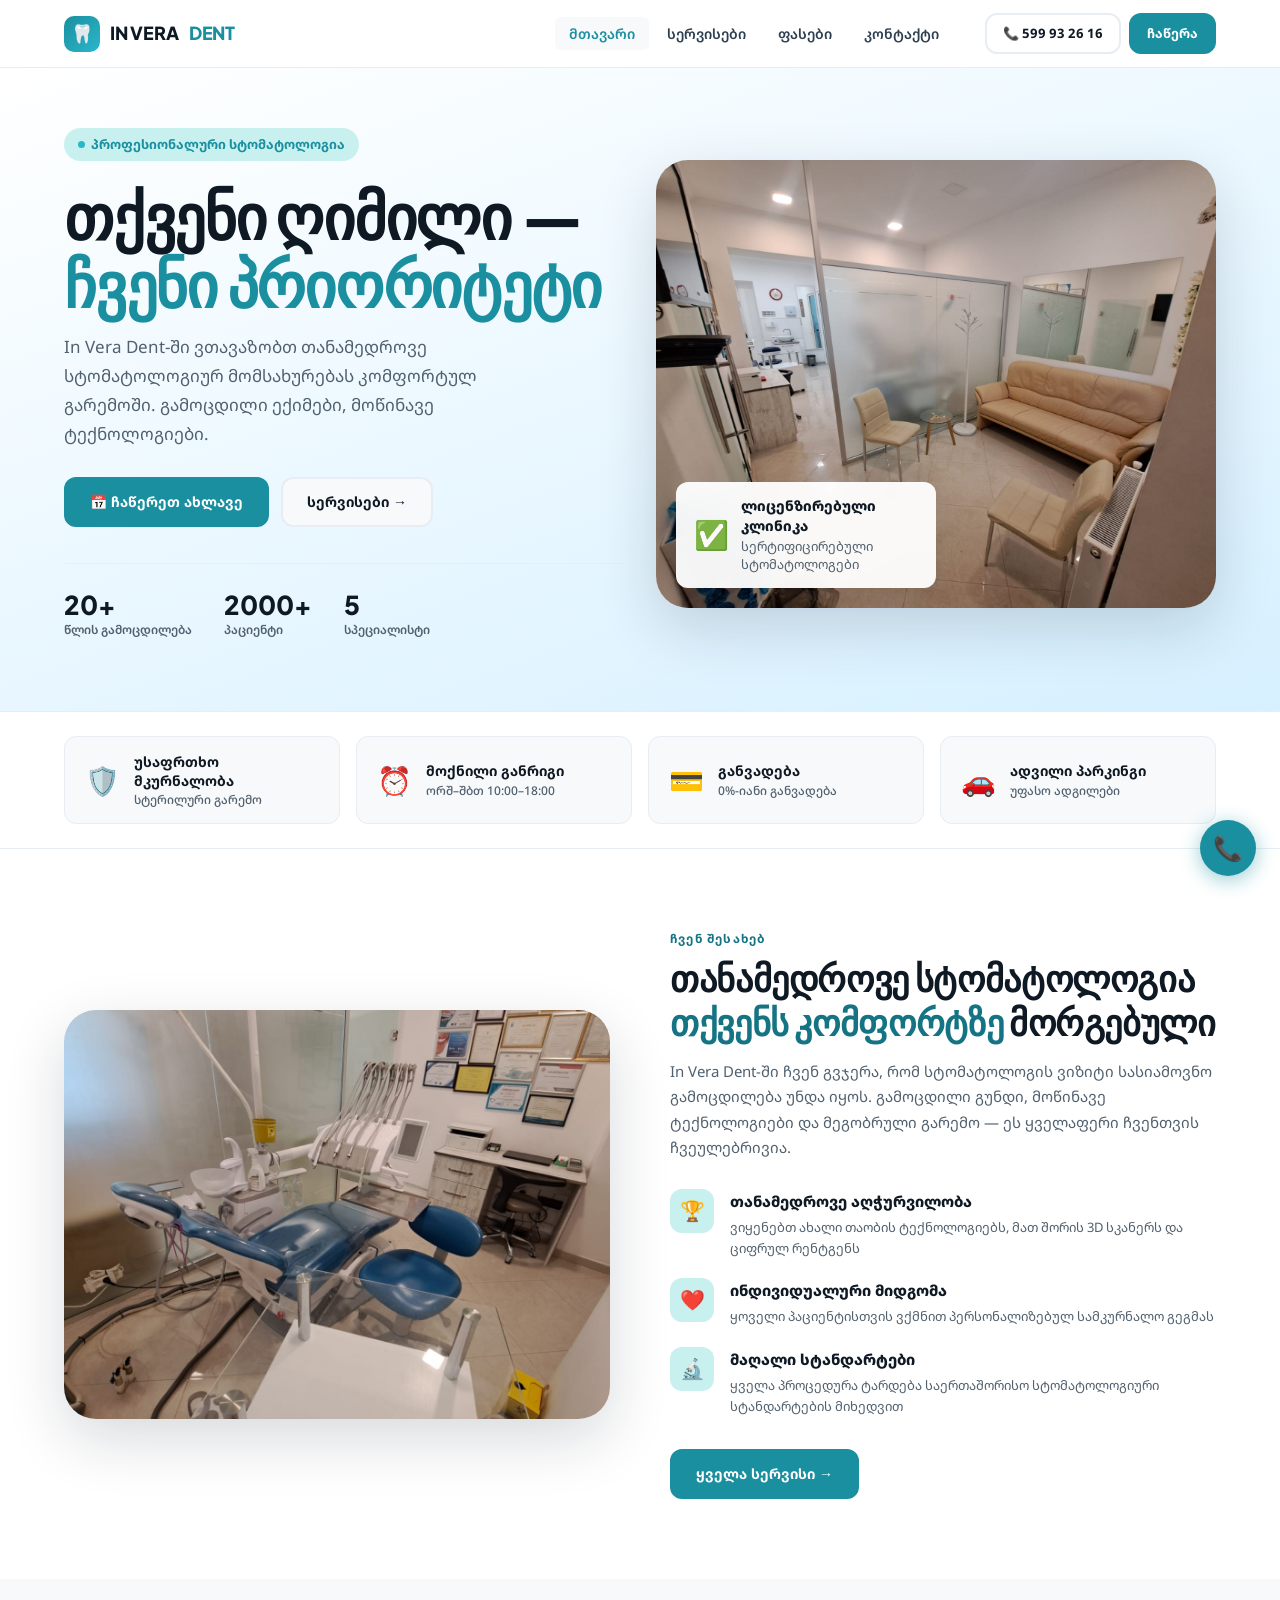
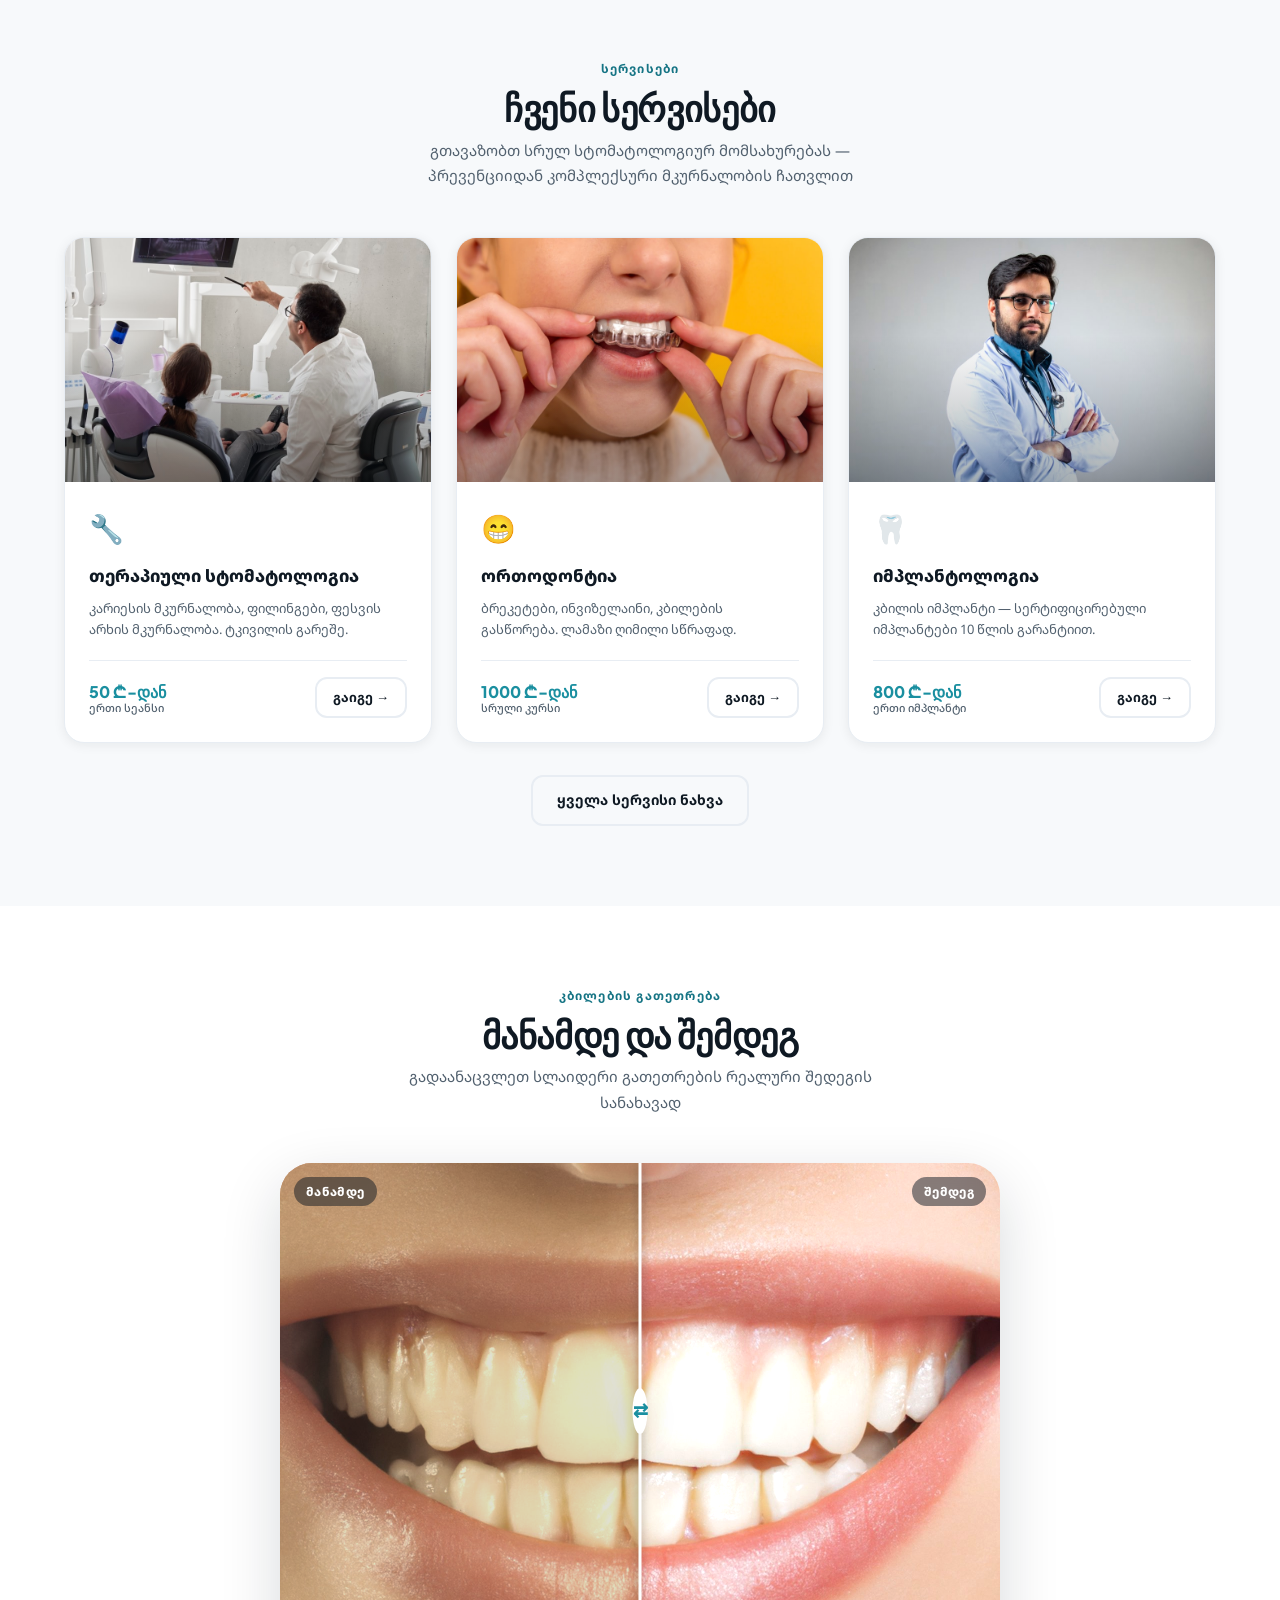
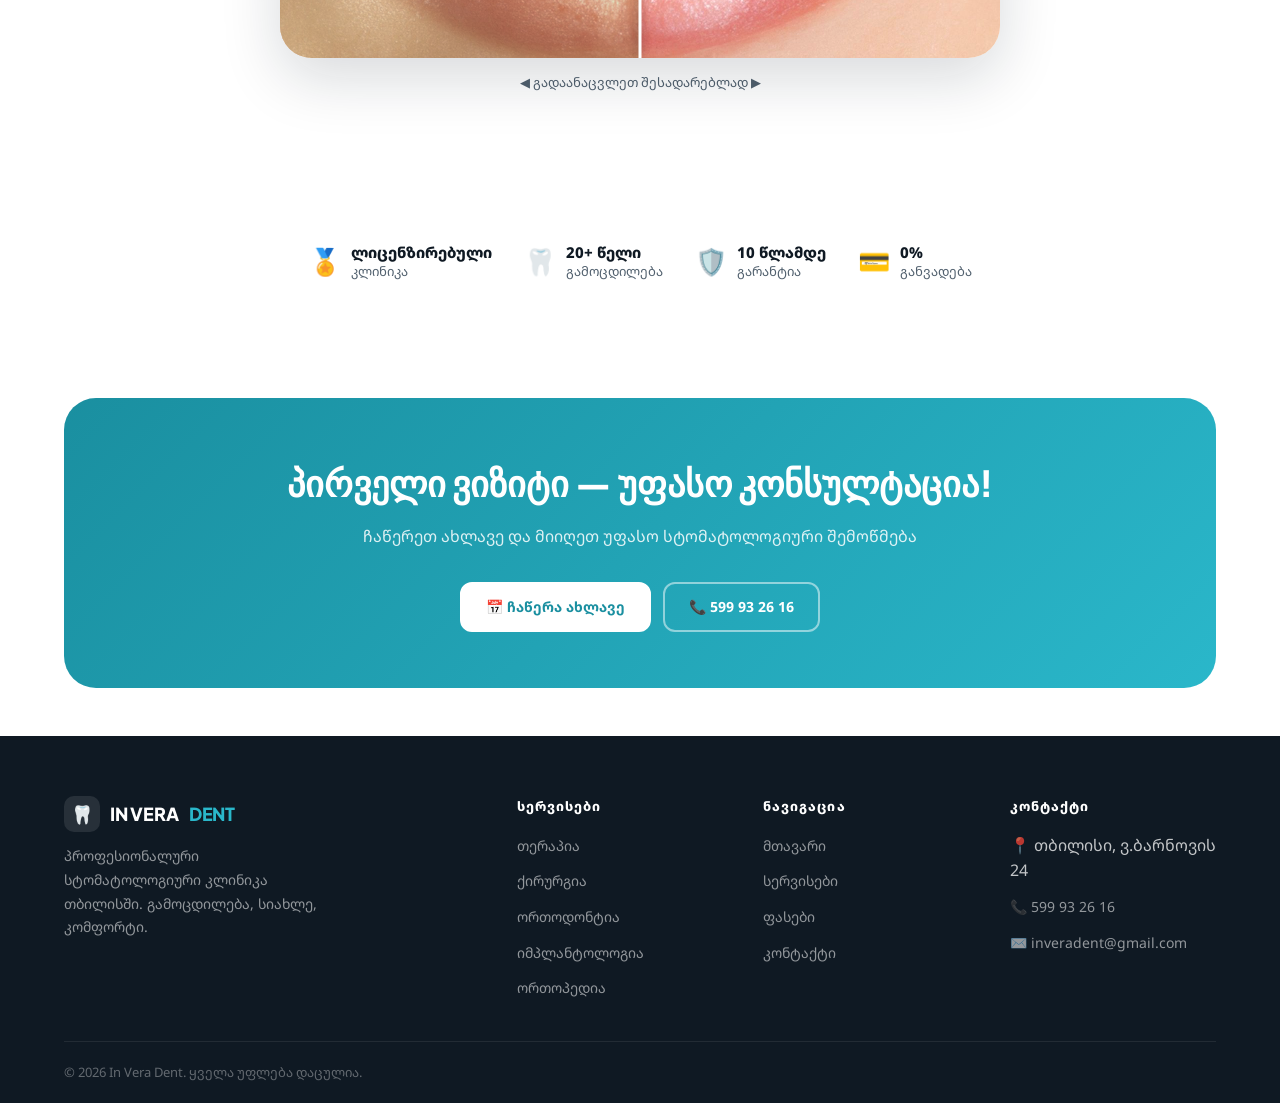
<file: index.html>
<!DOCTYPE html>
<html lang="ka">
<head>
  <meta charset="UTF-8">
  <meta name="viewport" content="width=device-width, initial-scale=1.0">
  <meta name="description" content="In Vera Dent — პროფესიონალური სტომატოლოგიური კლინიკა თბილისში">
  <title>In Vera Dent — სტომატოლოგია</title>
  <link rel="preconnect" href="https://fonts.googleapis.com">
  <link rel="preconnect" href="https://fonts.gstatic.com" crossorigin>
  <link rel="stylesheet" href="https://fonts.googleapis.com/css2?family=Noto+Sans+Georgian:wght@400;500;600;700;800;900&family=Plus+Jakarta+Sans:wght@700;800;900&display=swap">
  <link rel="stylesheet" href="css/main.css">
</head>
<body>
<a class="skip-link" href="#main">მთავარ შინაარსზე გადასვლა</a>

<header>
  <nav class="navbar" aria-label="მთავარი ნავიგაცია">
    <div class="navbar__inner">
      <a href="index.html" class="logo">
        <div class="logo__mark">🦷</div>
        IN VERA <span>DENT</span>
      </a>

      <ul class="nav-links">
        <li class="nav-links__item"><a href="index.html" class="nav-links__link nav-links__link--active">მთავარი</a></li>
        <li class="nav-links__item"><a href="services.html" class="nav-links__link">სერვისები</a></li>
        <li class="nav-links__item"><a href="prices.html" class="nav-links__link">ფასები</a></li>
        <li class="nav-links__item"><a href="contact.html" class="nav-links__link">კონტაქტი</a></li>
      </ul>

      <div class="nav-cta">
        <a href="tel:599932616" class="btn btn--ghost btn--sm">📞 599 93 26 16</a>
        <a href="contact.html#book" class="btn btn--primary btn--sm">ჩაწერა</a>
      </div>

      <button class="nav-hamburger" aria-label="მენიუ" aria-expanded="false">
        <span></span><span></span><span></span>
      </button>
    </div>
  </nav>

  <div class="nav-drawer" role="dialog" aria-label="მობილური მენიუ">
    <a href="index.html"><span class="nav-drawer__icon">🏠</span> მთავარი</a>
    <a href="services.html"><span class="nav-drawer__icon">🦷</span> სერვისები</a>
    <a href="prices.html"><span class="nav-drawer__icon">💰</span> ფასები</a>
    <a href="contact.html"><span class="nav-drawer__icon">📬</span> კონტაქტი</a>
    <div class="nav-drawer__footer">
      <a href="tel:599932616" class="btn btn--secondary btn--full">📞 599 93 26 16</a>
      <a href="contact.html#book" class="btn btn--primary btn--full">ჩაწერა ახლავე</a>
    </div>
  </div>
</header>

<main id="main">

  <!-- Hero -->
  <section class="hero">
    <div class="container">
      <div class="hero__inner">
        <div class="hero__content">
          <div class="hero__badge anim-fade-up">
            <span class="badge badge--teal badge--dot">პროფესიონალური სტომატოლოგია</span>
          </div>
          <h1 class="display-xl hero__title anim-fade-up delay-1">
            თქვენი ღიმილი —<br><em>ჩვენი პრიორიტეტი</em>
          </h1>
          <p class="body-lg hero__desc anim-fade-up delay-2">
            In Vera Dent-ში ვთავაზობთ თანამედროვე სტომატოლოგიურ მომსახურებას
            კომფორტულ გარემოში. გამოცდილი ექიმები, მოწინავე ტექნოლოგიები.
          </p>
          <div class="hero__actions anim-fade-up delay-3">
            <a href="contact.html#book" class="btn btn--primary">📅 ჩაწერეთ ახლავე</a>
            <a href="services.html" class="btn btn--secondary">სერვისები →</a>
          </div>
          <div class="hero__stats anim-fade-up delay-4">
            <div class="stat">
              <div class="stat__num">20+</div>
              <div class="stat__label">წლის გამოცდილება</div>
            </div>
            <div class="stat">
              <div class="stat__num">2000+</div>
              <div class="stat__label">პაციენტი</div>
            </div>
            <div class="stat">
              <div class="stat__num">5</div>
              <div class="stat__label">სპეციალისტი</div>
            </div>
          </div>
        </div>

        <div class="hero__image anim-fade-in delay-2">
          <img
            src="img/hero-clinic.jpg"
            alt="In Vera Dent — სტომატოლოგიური კლინიკის ინტერიერი"
            loading="eager"
          >
          <div class="hero__float-card">
            <div class="hero__float-icon">✅</div>
            <div class="hero__float-card-text">
              <strong>ლიცენზირებული კლინიკა</strong>
              სერტიფიცირებული სტომატოლოგები
            </div>
          </div>
        </div>
      </div>
    </div>
  </section>

  <!-- Features Strip -->
  <section class="features-strip" aria-label="კლინიკის უპირატესობები">
    <div class="container">
      <div class="features-strip__grid">
        <div class="feature-chip reveal">
          <div class="feature-chip__icon">🛡️</div>
          <div class="feature-chip__text">უსაფრთხო მკურნალობა<span>სტერილური გარემო</span></div>
        </div>
        <div class="feature-chip reveal">
          <div class="feature-chip__icon">⏰</div>
          <div class="feature-chip__text">მოქნილი განრიგი<span>ორშ–შბთ 10:00–18:00</span></div>
        </div>
        <div class="feature-chip reveal">
          <div class="feature-chip__icon">💳</div>
          <div class="feature-chip__text">განვადება<span>0%-იანი განვადება</span></div>
        </div>
        <div class="feature-chip reveal">
          <div class="feature-chip__icon">🚗</div>
          <div class="feature-chip__text">ადვილი პარკინგი<span>უფასო ადგილები</span></div>
        </div>
      </div>
    </div>
  </section>

  <!-- About -->
  <section class="section" id="about" aria-labelledby="about-title">
    <div class="container">
      <div class="about__inner">
        <div class="about__img-wrap reveal reveal--left">
          <img
            src="img/about-clinic.jpg"
            alt="In Vera Dent კლინიკის მოდერნული სამკურნალო კაბინეტი"
            loading="lazy"
          >
        </div>

        <div class="reveal reveal--right">
          <p class="label text-teal">ჩვენ შესახებ</p>
          <h2 class="display-md mt-8" id="about-title">
            თანამედროვე სტომატოლოგია<br>
            <span class="text-teal">თქვენს კომფორტზე</span> მორგებული
          </h2>
          <p class="body-md text-soft mt-16">
            In Vera Dent-ში ჩვენ გვჯერა, რომ სტომატოლოგის ვიზიტი სასიამოვნო გამოცდილება
            უნდა იყოს. გამოცდილი გუნდი, მოწინავე ტექნოლოგიები და მეგობრული გარემო —
            ეს ყველაფერი ჩვენთვის ჩვეულებრივია.
          </p>

          <div class="feature-list">
            <div class="feature-row">
              <div class="feature-row__icon">🏆</div>
              <div>
                <h4>თანამედროვე აღჭურვილობა</h4>
                <p>ვიყენებთ ახალი თაობის ტექნოლოგიებს, მათ შორის 3D სკანერს და ციფრულ რენტგენს</p>
              </div>
            </div>
            <div class="feature-row">
              <div class="feature-row__icon">❤️</div>
              <div>
                <h4>ინდივიდუალური მიდგომა</h4>
                <p>ყოველი პაციენტისთვის ვქმნით პერსონალიზებულ სამკურნალო გეგმას</p>
              </div>
            </div>
            <div class="feature-row">
              <div class="feature-row__icon">🔬</div>
              <div>
                <h4>მაღალი სტანდარტები</h4>
                <p>ყველა პროცედურა ტარდება საერთაშორისო სტომატოლოგიური სტანდარტების მიხედვით</p>
              </div>
            </div>
          </div>

          <div class="mt-32">
            <a href="services.html" class="btn btn--primary">ყველა სერვისი →</a>
          </div>
        </div>
      </div>
    </div>
  </section>

  <!-- Services Preview -->
  <section class="section section--alt" aria-labelledby="services-title">
    <div class="container">
      <div class="section-header section-header--centered reveal">
        <p class="label text-teal">სერვისები</p>
        <h2 class="display-md mt-8" id="services-title">ჩვენი სერვისები</h2>
        <p class="body-md text-soft mt-12 intro-text">
          გთავაზობთ სრულ სტომატოლოგიურ მომსახურებას — პრევენციიდან
          კომპლექსური მკურნალობის ჩათვლით
        </p>
      </div>

      <div class="services-grid">
        <article class="service-card reveal">
          <div class="service-card__img">
            <img src="img/service-therapy.jpg" alt="თერაპიული სტომატოლოგია — კარიესის მკურნალობა" loading="lazy">
            <div class="service-card__img-overlay"></div>
          </div>
          <div class="service-card__body">
            <div class="service-card__icon">🔧</div>
            <h3>თერაპიული სტომატოლოგია</h3>
            <p>კარიესის მკურნალობა, ფილინგები, ფესვის არხის მკურნალობა. ტკივილის გარეშე.</p>
            <div class="service-card__footer">
              <div class="service-card__price-tag">50 ₾-დან<span>ერთი სეანსი</span></div>
              <a href="services.html" class="btn btn--ghost btn--sm">გაიგე →</a>
            </div>
          </div>
        </article>

        <article class="service-card reveal">
          <div class="service-card__img">
            <img src="img/service-orthodontics.jpg" alt="ორთოდონტია — ბრეკეტები და ინვიზელაინი" loading="lazy">
            <div class="service-card__img-overlay"></div>
          </div>
          <div class="service-card__body">
            <div class="service-card__icon">😁</div>
            <h3>ორთოდონტია</h3>
            <p>ბრეკეტები, ინვიზელაინი, კბილების გასწორება. ლამაზი ღიმილი სწრაფად.</p>
            <div class="service-card__footer">
              <div class="service-card__price-tag">1000 ₾-დან<span>სრული კურსი</span></div>
              <a href="services.html" class="btn btn--ghost btn--sm">გაიგე →</a>
            </div>
          </div>
        </article>

        <article class="service-card reveal">
          <div class="service-card__img">
            <img src="img/service-implant.jpg" alt="იმპლანტოლოგია — კბილის იმპლანტი 10 წლის გარანტიით" loading="lazy">
            <div class="service-card__img-overlay"></div>
          </div>
          <div class="service-card__body">
            <div class="service-card__icon">🦷</div>
            <h3>იმპლანტოლოგია</h3>
            <p>კბილის იმპლანტი — სერტიფიცირებული იმპლანტები 10 წლის გარანტიით.</p>
            <div class="service-card__footer">
              <div class="service-card__price-tag">800 ₾-დან<span>ერთი იმპლანტი</span></div>
              <a href="services.html" class="btn btn--ghost btn--sm">გაიგე →</a>
            </div>
          </div>
        </article>
      </div>

      <div class="text-center mt-32 reveal">
        <a href="services.html" class="btn btn--secondary">ყველა სერვისი ნახვა</a>
      </div>
    </div>
  </section>

  <!-- Teeth Whitening — Before & After comparison slider -->
  <section class="section" aria-labelledby="compare-title">
    <div class="container container--medium">
      <div class="section-header section-header--centered reveal">
        <p class="label text-teal">კბილების გათეთრება</p>
        <h2 class="display-md mt-8" id="compare-title">მანამდე და შემდეგ</h2>
        <p class="body-md text-soft mt-12 intro-text">
          გადაანაცვლეთ სლაიდერი გათეთრების რეალური შედეგის სანახავად
        </p>
      </div>

      <figure class="compare-block reveal">
        <div class="compare" id="smileCompare">
          <div class="compare__viewport">
            <!-- "after" = bright/white base layer -->
            <img class="compare__img compare__img--after"
                 src="img/whitening-before-after.jpg"
                 alt="ღიმილი კბილების გათეთრების შემდეგ" loading="lazy">

            <!-- "before" = same photo, dulled/yellowed via CSS filter, clipped by --pos -->
            <div class="compare__before">
              <img class="compare__img compare__img--before"
                   src="img/whitening-before-after.jpg"
                   alt="ღიმილი კბილების გათეთრებამდე" loading="lazy">
            </div>

            <span class="compare__label compare__label--before">მანამდე</span>
            <span class="compare__label compare__label--after">შემდეგ</span>

            <input type="range" min="0" max="100" value="50"
                   class="compare__range"
                   aria-label="გათეთრების მანამდე და შემდეგ შედარების სლაიდერი">

            <div class="compare__handle" aria-hidden="true">
              <span class="compare__grip">⇄</span>
            </div>
          </div>
        </div>
        <figcaption class="compare-block__hint">◀ გადაანაცვლეთ შესადარებლად ▶</figcaption>
      </figure>
    </div>
  </section>

  <!-- Trust Strip -->
  <section class="section--sm" aria-label="ნდობის მაჩვენებლები">
    <div class="container">
      <ul class="trust-bar reveal">
        <li class="trust-bar__item">
          <span class="trust-bar__icon">🏅</span>
          <span class="trust-bar__text"><strong>ლიცენზირებული</strong> კლინიკა</span>
        </li>
        <li class="trust-bar__item">
          <span class="trust-bar__icon">🦷</span>
          <span class="trust-bar__text"><strong>20+ წელი</strong> გამოცდილება</span>
        </li>
        <li class="trust-bar__item">
          <span class="trust-bar__icon">🛡️</span>
          <span class="trust-bar__text"><strong>10 წლამდე</strong> გარანტია</span>
        </li>
        <li class="trust-bar__item">
          <span class="trust-bar__icon">💳</span>
          <span class="trust-bar__text"><strong>0%</strong> განვადება</span>
        </li>
      </ul>
    </div>
  </section>

  <!-- CTA Banner -->
  <section class="section--sm">
    <div class="container">
      <div class="cta-banner reveal">
        <h2>პირველი ვიზიტი — უფასო კონსულტაცია!</h2>
        <p>ჩაწერეთ ახლავე და მიიღეთ უფასო სტომატოლოგიური შემოწმება</p>
        <div class="cta-banner__actions">
          <a href="contact.html#book" class="btn btn--white">📅 ჩაწერა ახლავე</a>
          <a href="tel:599932616" class="btn btn--outline-white">📞 599 93 26 16</a>
        </div>
      </div>
    </div>
  </section>

</main>

<footer class="footer">
  <div class="container">
    <div class="footer__grid">
      <div class="footer__brand">
        <a href="index.html" class="logo">
          <div class="logo__mark">🦷</div>
          IN VERA <span>DENT</span>
        </a>
        <p class="mt-12">პროფესიონალური სტომატოლოგიური კლინიკა თბილისში. გამოცდილება, სიახლე, კომფორტი.</p>
      </div>
      <div class="footer__col">
        <h4>სერვისები</h4>
        <ul>
          <li><a href="services.html#therapy">თერაპია</a></li>
          <li><a href="services.html#surgery">ქირურგია</a></li>
          <li><a href="services.html#orthodontics">ორთოდონტია</a></li>
          <li><a href="services.html#implant">იმპლანტოლოგია</a></li>
          <li><a href="services.html#prosthetics">ორთოპედია</a></li>
        </ul>
      </div>
      <div class="footer__col">
        <h4>ნავიგაცია</h4>
        <ul>
          <li><a href="index.html">მთავარი</a></li>
          <li><a href="services.html">სერვისები</a></li>
          <li><a href="prices.html">ფასები</a></li>
          <li><a href="contact.html">კონტაქტი</a></li>
        </ul>
      </div>
      <div class="footer__col">
        <h4>კონტაქტი</h4>
        <ul>
          <li>📍 თბილისი, ვ.ბარნოვის 24</li>
          <li><a href="tel:599932616">📞 599 93 26 16</a></li>
          <li><a href="mailto:inveradent@gmail.com">✉️ inveradent@gmail.com</a></li>
        </ul>
      </div>
    </div>
    <div class="footer__bottom">
      <p>© 2026 In Vera Dent. ყველა უფლება დაცულია.</p>
    </div>
  </div>
</footer>

<a href="tel:599932616" class="fab-phone" aria-label="დარეკვა">📞</a>

<script type="module" src="js/main.js"></script>
</body>
</html>
</file>
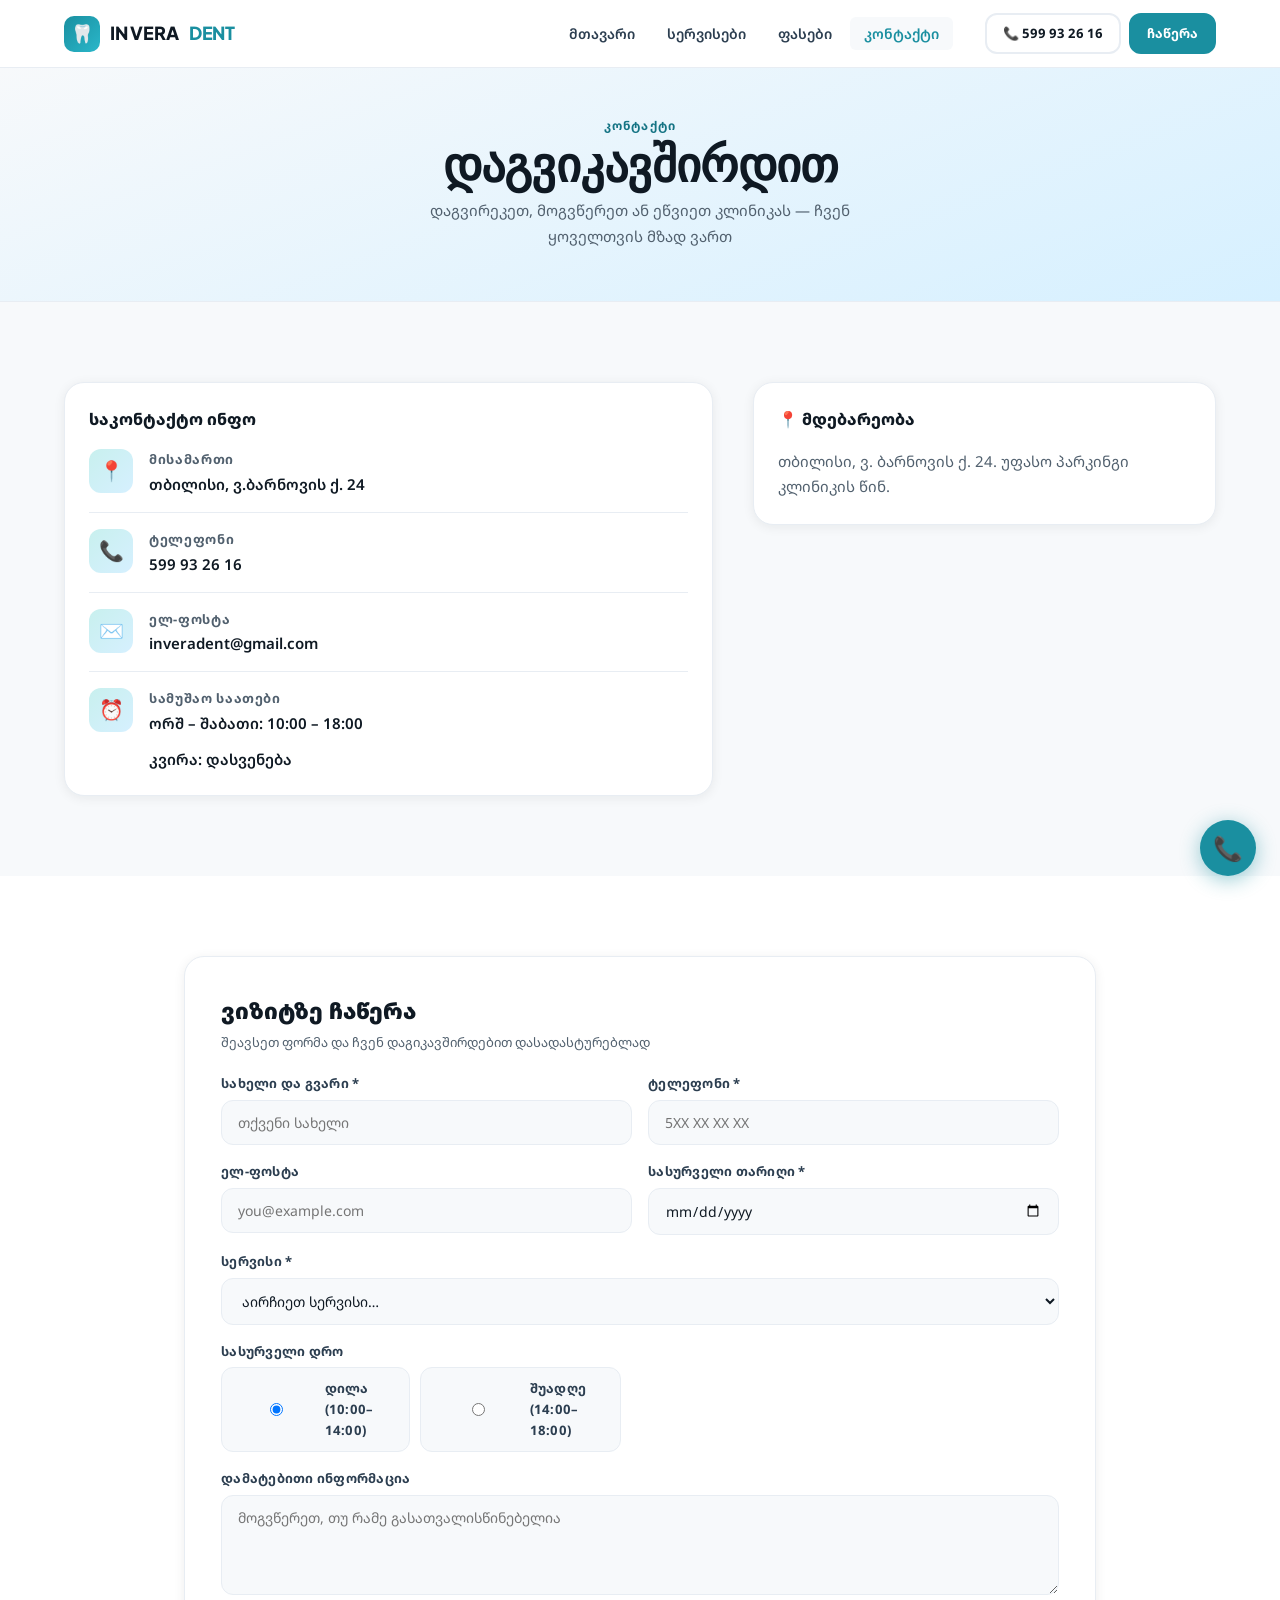
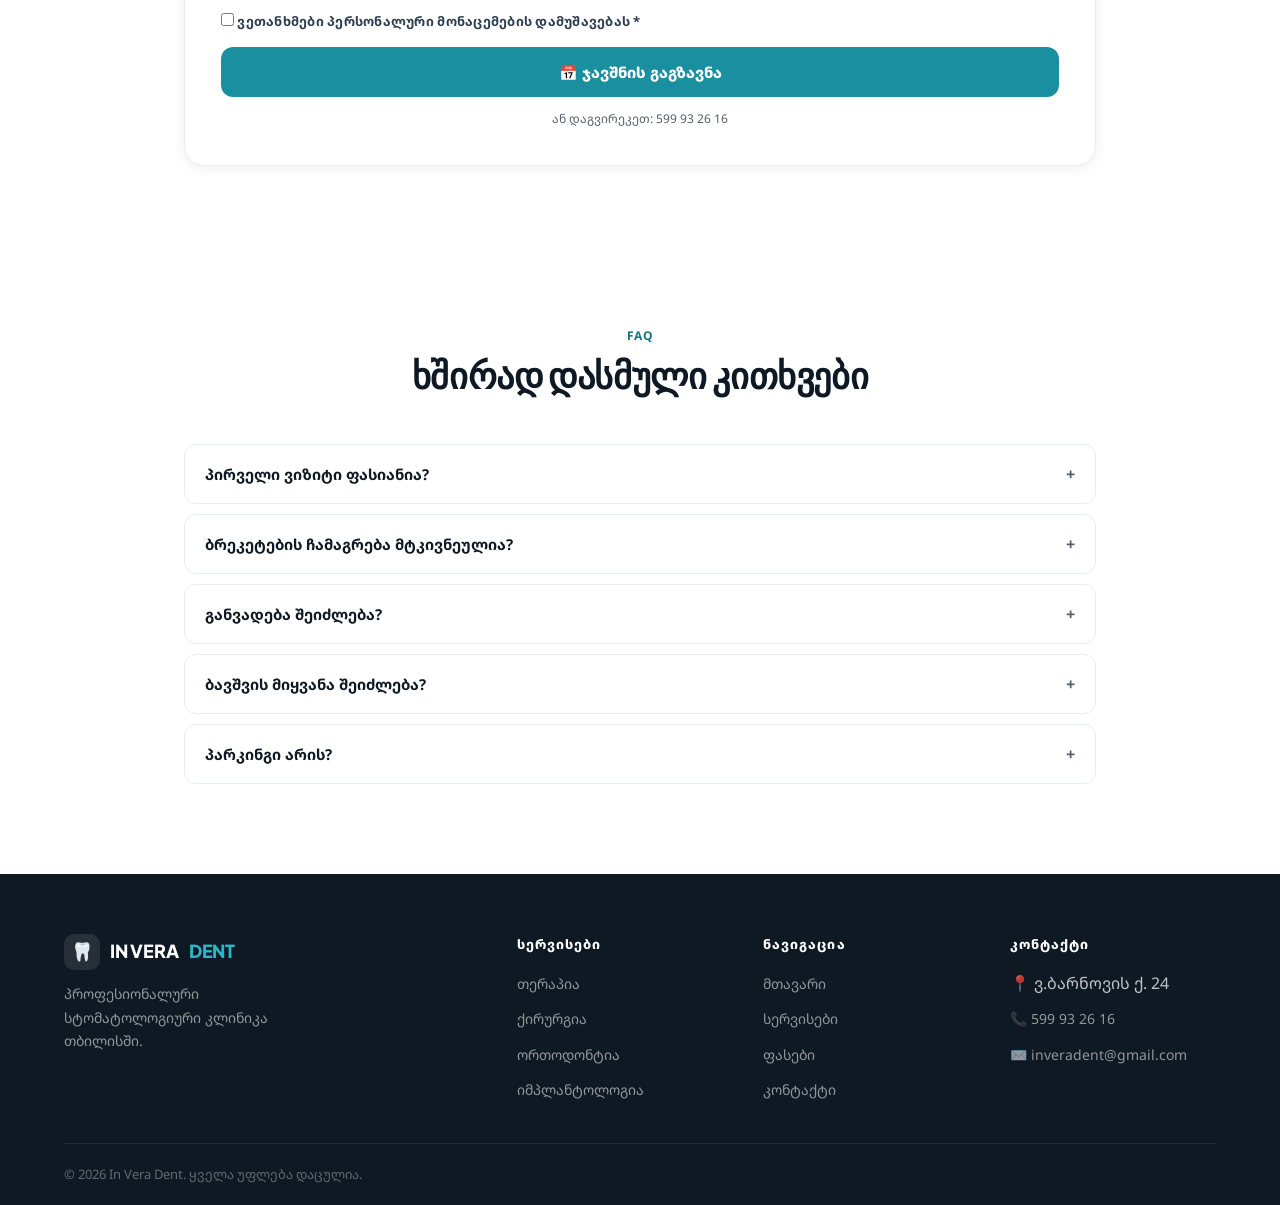
<file: contact.html>
<!DOCTYPE html>
<html lang="ka">
<head>
  <meta charset="UTF-8">
  <meta name="viewport" content="width=device-width, initial-scale=1.0">
  <meta name="description" content="In Vera Dent — ჩაწერა და კონტაქტი">
  <title>კონტაქტი | In Vera Dent</title>
  <link rel="preconnect" href="https://fonts.googleapis.com">
  <link rel="preconnect" href="https://fonts.gstatic.com" crossorigin>
  <link rel="stylesheet" href="https://fonts.googleapis.com/css2?family=Noto+Sans+Georgian:wght@400;500;600;700;800;900&family=Plus+Jakarta+Sans:wght@700;800;900&display=swap">
  <link rel="stylesheet" href="css/main.css">
</head>
<body>
<a class="skip-link" href="#main">მთავარ შინაარსზე გადასვლა</a>

<header>
  <nav class="navbar" aria-label="მთავარი ნავიგაცია">
    <div class="navbar__inner">
      <a href="index.html" class="logo">
        <div class="logo__mark">🦷</div>
        IN VERA <span>DENT</span>
      </a>

      <ul class="nav-links">
        <li class="nav-links__item"><a href="index.html" class="nav-links__link">მთავარი</a></li>
        <li class="nav-links__item"><a href="services.html" class="nav-links__link">სერვისები</a></li>
        <li class="nav-links__item"><a href="prices.html" class="nav-links__link">ფასები</a></li>
        <li class="nav-links__item"><a href="contact.html" class="nav-links__link nav-links__link--active">კონტაქტი</a></li>
      </ul>

      <div class="nav-cta">
        <a href="tel:599932616" class="btn btn--ghost btn--sm">📞 599 93 26 16</a>
        <a href="contact.html#book" class="btn btn--primary btn--sm">ჩაწერა</a>
      </div>

      <button class="nav-hamburger" aria-label="მენიუ" aria-expanded="false">
        <span></span><span></span><span></span>
      </button>
    </div>
  </nav>

  <div class="nav-drawer" role="dialog" aria-label="მობილური მენიუ">
    <a href="index.html"><span class="nav-drawer__icon">🏠</span> მთავარი</a>
    <a href="services.html"><span class="nav-drawer__icon">🦷</span> სერვისები</a>
    <a href="prices.html"><span class="nav-drawer__icon">💰</span> ფასები</a>
    <a href="contact.html"><span class="nav-drawer__icon">📬</span> კონტაქტი</a>
    <div class="nav-drawer__footer">
      <a href="tel:599932616" class="btn btn--secondary btn--full">📞 599 93 26 16</a>
      <a href="contact.html#book" class="btn btn--primary btn--full">ჩაწერა ახლავე</a>
    </div>
  </div>
</header>

<main id="main">

  <!-- Page Hero -->
  <section class="page-hero">
    <div class="container">
      <p class="label text-teal anim-fade-up">კონტაქტი</p>
      <h1 class="display-lg anim-fade-up delay-1">დაგვიკავშირდით</h1>
      <p class="body-md text-soft anim-fade-up delay-2 page-subtitle">
        დაგვირეკეთ, მოგვწერეთ ან ეწვიეთ კლინიკას — ჩვენ ყოველთვის მზად ვართ
      </p>
    </div>
  </section>

  <!-- Contact Info -->
  <section class="section section--alt">
    <div class="container">
      <div class="contact-grid">

        <!-- Contact details -->
        <div class="contact-info__card reveal">
            <h3>საკონტაქტო ინფო</h3>
            <div class="contact-info__list">
              <div class="contact-info__item">
                <div class="contact-info__icon">📍</div>
                <div class="contact-info__text">
                  <strong>მისამართი</strong>
                  <span>თბილისი, ვ.ბარნოვის ქ. 24</span>
                </div>
              </div>
              <div class="contact-info__item">
                <div class="contact-info__icon">📞</div>
                <div class="contact-info__text">
                  <strong>ტელეფონი</strong>
                  <a href="tel:599932616">599 93 26 16</a>
                </div>
              </div>
              <div class="contact-info__item">
                <div class="contact-info__icon">✉️</div>
                <div class="contact-info__text">
                  <strong>ელ-ფოსტა</strong>
                  <a href="mailto:inveradent@gmail.com">inveradent@gmail.com</a>
                </div>
              </div>
              <div class="contact-info__item">
                <div class="contact-info__icon">⏰</div>
                <div class="contact-info__text">
                  <strong>სამუშაო საათები</strong>
                  <span>ორშ – შაბათი: 10:00 – 18:00</span>
                  <span class="hours-note">კვირა: დასვენება</span>
                </div>
              </div>
            </div>
          </div>

        <div class="contact-info__card reveal">
            <h3>📍 მდებარეობა</h3>
            <p class="body-md text-soft">თბილისი, ვ. ბარნოვის ქ. 24. უფასო პარკინგი კლინიკის წინ.</p>
          </div>

      </div>
    </div>
  </section>

  <!-- Booking Form -->
  <section class="section" id="book" aria-labelledby="book-title">
    <div class="container container--medium">
      <div class="contact-form-card reveal">
        <div class="form-header">
          <h2 id="book-title">ვიზიტზე ჩაწერა</h2>
          <p class="form-header__msg">შეავსეთ ფორმა და ჩვენ დაგიკავშირდებით დასადასტურებლად</p>
        </div>

        <form id="bookingForm" novalidate>
          <div id="bookingBanner" class="form-banner" role="alert" aria-live="assertive" hidden></div>

          <div class="form-row form-row--2">
            <div class="form-group">
              <label for="bookName">სახელი და გვარი *</label>
              <input type="text" id="bookName" name="name" class="form-input"
                     placeholder="თქვენი სახელი" required minlength="2" autocomplete="name">
            </div>
            <div class="form-group">
              <label for="bookPhone">ტელეფონი *</label>
              <input type="tel" id="bookPhone" name="phone" class="form-input"
                     placeholder="5XX XX XX XX" required pattern="[0-9 +]{9,}"
                     title="შეიყვანეთ მინიმუმ 9 ციფრი" autocomplete="tel">
            </div>
          </div>

          <div class="form-row form-row--2">
            <div class="form-group">
              <label for="bookEmail">ელ-ფოსტა</label>
              <input type="email" id="bookEmail" name="email" class="form-input"
                     placeholder="you@example.com" autocomplete="email">
            </div>
            <div class="form-group">
              <label for="bookDate">სასურველი თარიღი *</label>
              <input type="date" id="bookDate" name="date" class="form-input" required>
            </div>
          </div>

          <div class="form-group">
            <label for="bookService">სერვისი *</label>
            <select id="bookService" name="service" class="form-input" required>
              <option value="">აირჩიეთ სერვისი…</option>
            </select>
          </div>

          <div class="form-group">
            <label>სასურველი დრო</label>
            <div class="radio-row">
              <label class="radio-pill">
                <input type="radio" name="bookTime" value="morning" checked> დილა (10:00–14:00)
              </label>
              <label class="radio-pill">
                <input type="radio" name="bookTime" value="afternoon"> შუადღე (14:00–18:00)
              </label>
            </div>
          </div>

          <div class="form-group">
            <label for="bookNotes">დამატებითი ინფორმაცია</label>
            <textarea id="bookNotes" name="notes" class="form-input form-input--textarea"
                      placeholder="მოგვწერეთ, თუ რამე გასათვალისწინებელია"></textarea>
          </div>

          <div class="form-group">
            <label class="checkbox-row">
              <input type="checkbox" id="bookConsent" name="consent" required>
              <span>ვეთანხმები პერსონალური მონაცემების დამუშავებას *</span>
            </label>
          </div>

          <button type="submit" class="form__submit">📅 ჯავშნის გაგზავნა</button>
          <p class="form-note" id="bookingCount" hidden></p>
          <p class="form-note">ან დაგვირეკეთ: <a href="tel:599932616">599 93 26 16</a></p>
        </form>
      </div>
    </div>
  </section>

  <!-- FAQ -->
  <section class="section" aria-labelledby="faq-title">
    <div class="container container--medium">
      <div class="section-header section-header--centered reveal">
        <p class="label text-teal">FAQ</p>
        <h2 class="display-md mt-8" id="faq-title">ხშირად დასმული კითხვები</h2>
      </div>

      <div class="faq-list" id="faqList">

        <div class="faq-item reveal">
          <button class="faq-item__q" aria-expanded="false">
            პირველი ვიზიტი ფასიანია?
            <span class="faq-item__arrow" aria-hidden="true">+</span>
          </button>
          <div class="faq-item__a">
            <p>არა! პირველი კონსულტაცია კლინიკაში სრულიად უფასოა.
            ექიმი შეაფასებს თქვენს მდგომარეობას და შემოგთავაზებთ სამკურნალო გეგმას.</p>
          </div>
        </div>

        <div class="faq-item reveal">
          <button class="faq-item__q" aria-expanded="false">
            ბრეკეტების ჩამაგრება მტკივნეულია?
            <span class="faq-item__arrow" aria-hidden="true">+</span>
          </button>
          <div class="faq-item__a">
            <p>ბრეკეტების გაკეთების პროცესი უმტკვინეულია, მაგრამ ახლავს მცირე დისკომფორტი პროცედურიდან 1-2 კვირის განმვალობაში.</p>
          </div>
        </div>

        <div class="faq-item reveal">
          <button class="faq-item__q" aria-expanded="false">
            განვადება შეიძლება?
            <span class="faq-item__arrow" aria-hidden="true">+</span>
          </button>
          <div class="faq-item__a">
            <p>დიახ, გთავაზობთ TBC განვადებას </p>
          </div>
        </div>

        <div class="faq-item reveal">
          <button class="faq-item__q" aria-expanded="false">
            ბავშვის მიყვანა შეიძლება?
            <span class="faq-item__arrow" aria-hidden="true">+</span>
          </button>
          <div class="faq-item__a">
            <p>აუცილებლად! ჩვენ ვემსახურებით 5 წლიდან ზემოთ ასაკის პაციენტებს.
            კლინიკა ბავშვისთვის ადაპტირებულია და ექიმები გამოცდილები არიან.</p>
          </div>
        </div>

        <div class="faq-item reveal">
          <button class="faq-item__q" aria-expanded="false">
            პარკინგი არის?
            <span class="faq-item__arrow" aria-hidden="true">+</span>
          </button>
        </div>

      </div>    </div>
  </section>

</main>

<footer class="footer">
  <div class="container">
    <div class="footer__grid">
      <div class="footer__brand">
        <a href="index.html" class="logo">
          <div class="logo__mark">🦷</div>
          IN VERA <span>DENT</span>
        </a>
        <p class="mt-12">პროფესიონალური სტომატოლოგიური კლინიკა თბილისში.</p>
      </div>
      <div class="footer__col">
        <h4>სერვისები</h4>
        <ul>
          <li><a href="services.html#therapy">თერაპია</a></li>
          <li><a href="services.html#surgery">ქირურგია</a></li>
          <li><a href="services.html#orthodontics">ორთოდონტია</a></li>
          <li><a href="services.html#implant">იმპლანტოლოგია</a></li>
        </ul>
      </div>
      <div class="footer__col">
        <h4>ნავიგაცია</h4>
        <ul>
          <li><a href="index.html">მთავარი</a></li>
          <li><a href="services.html">სერვისები</a></li>
          <li><a href="prices.html">ფასები</a></li>
          <li><a href="contact.html">კონტაქტი</a></li>
        </ul>
      </div>
      <div class="footer__col">
        <h4>კონტაქტი</h4>
        <ul>
          <li>📍 ვ.ბარნოვის ქ. 24</li>
          <li><a href="tel:599932616">📞 599 93 26 16</a></li>
          <li><a href="mailto:inveradent@gmail.com">✉️ inveradent@gmail.com</a></li>
        </ul>
      </div>
    </div>
    <div class="footer__bottom">
      <p>© 2026 In Vera Dent. ყველა უფლება დაცულია.</p>
    </div>
  </div>
</footer>

<a href="tel:599932616" class="fab-phone" aria-label="დარეკვა">📞</a>

<script type="module" src="js/main.js"></script>
</body>
</html>
</file>
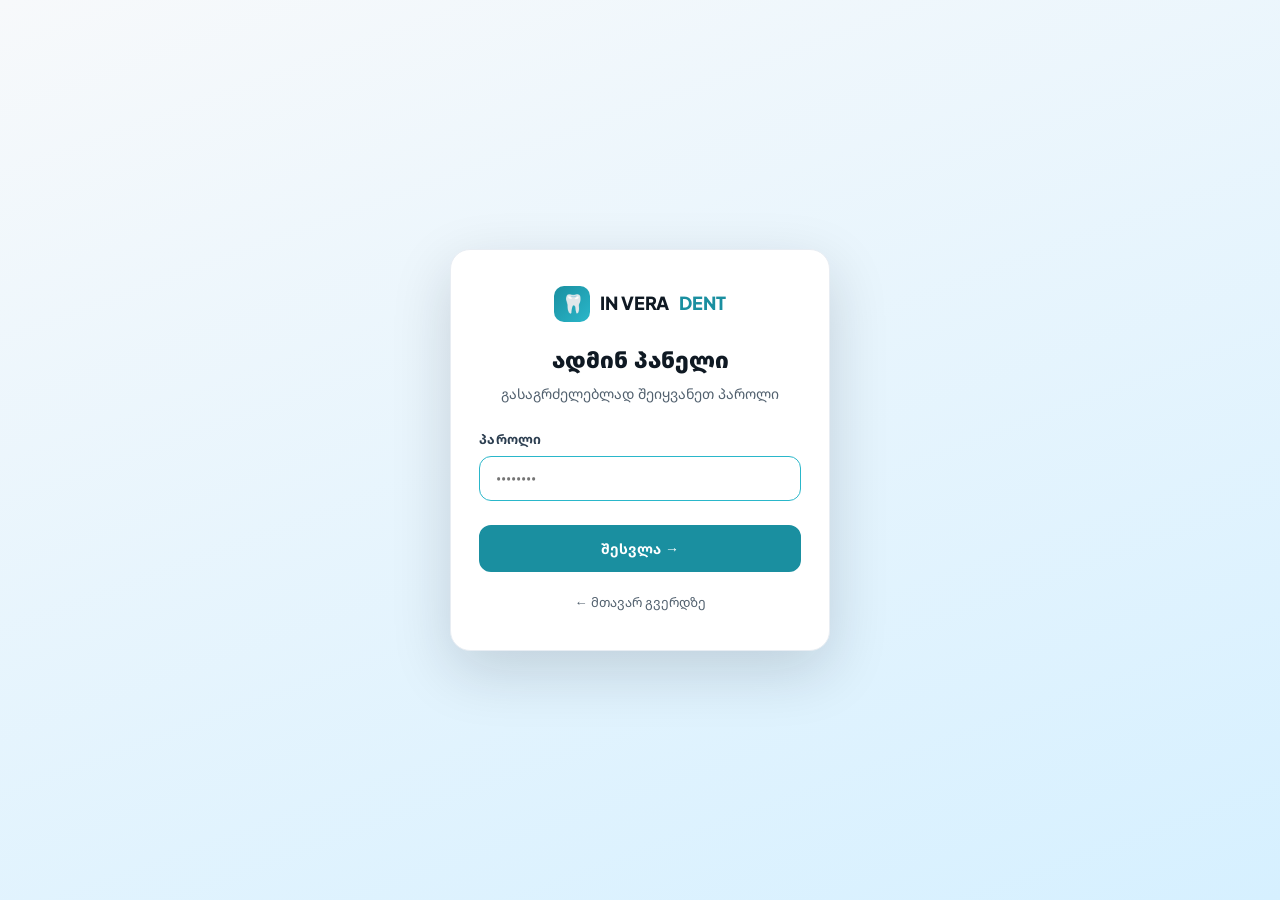
<file: dashboard.html>
<!DOCTYPE html>
<html lang="ka">
<head>
  <meta charset="UTF-8">
  <meta name="viewport" content="width=device-width, initial-scale=1.0">
  <meta name="description" content="In Vera Dent — ჩაწერების პანელი">
  <title>პანელი | In Vera Dent</title>
  <link rel="preconnect" href="https://fonts.googleapis.com">
  <link rel="preconnect" href="https://fonts.gstatic.com" crossorigin>
  <link rel="stylesheet" href="https://fonts.googleapis.com/css2?family=Noto+Sans+Georgian:wght@400;500;600;700;800;900&family=Plus+Jakarta+Sans:wght@700;800;900&display=swap">
  <link rel="stylesheet" href="css/main.css">
</head>
<body>
<a class="skip-link" href="#main">მთავარ შინაარსზე გადასვლა</a>

<header>
  <nav class="navbar" aria-label="მთავარი ნავიგაცია">
    <div class="navbar__inner">
      <a href="index.html" class="logo">
        <div class="logo__mark">🦷</div>
        IN VERA <span>DENT</span>
      </a>

      <ul class="nav-links">
        <li class="nav-links__item"><a href="index.html" class="nav-links__link">მთავარი</a></li>
        <li class="nav-links__item"><a href="services.html" class="nav-links__link">სერვისები</a></li>
        <li class="nav-links__item"><a href="prices.html" class="nav-links__link">ფასები</a></li>
        <li class="nav-links__item"><a href="contact.html" class="nav-links__link">კონტაქტი</a></li>
      </ul>

      <div class="nav-cta">
        <a href="tel:599932616" class="btn btn--ghost btn--sm">📞 599 93 26 16</a>
        <a href="contact.html#book" class="btn btn--primary btn--sm">ჩაწერა</a>
      </div>

      <button class="nav-hamburger" aria-label="მენიუ" aria-expanded="false">
        <span></span><span></span><span></span>
      </button>
    </div>
  </nav>

  <div class="nav-drawer" role="dialog" aria-label="მობილური მენიუ">
    <a href="index.html"><span class="nav-drawer__icon">🏠</span> მთავარი</a>
    <a href="services.html"><span class="nav-drawer__icon">🦷</span> სერვისები</a>
    <a href="prices.html"><span class="nav-drawer__icon">💰</span> ფასები</a>
    <a href="contact.html"><span class="nav-drawer__icon">📬</span> კონტაქტი</a>
    <div class="nav-drawer__footer">
      <a href="contact.html#book" class="btn btn--primary btn--full">ჩაწერა ახლავე</a>
    </div>
  </div>
</header>

<main class="dashboard" id="main">

  <!-- Dashboard Title Bar -->
  <div class="dashboard__title-bar">
    <div class="container">
      <div class="dashboard__title-inner">
        <div>
          <span class="dashboard__badge">🔒 ადმინ პანელი</span>
          <h1 class="dashboard__heading">ჩაწერების პანელი</h1>
          <p class="dashboard__subheading">ყველა ონლაინ ჩაწერა ერთ სივრცეში</p>
        </div>
        <div class="dashboard__actions">
          <a href="contact.html#book" class="btn btn--primary btn--sm">+ ახალი ჩაწერა</a>
          <a href="login.html" class="btn btn--white btn--sm" id="logoutBtn">🚪 გასვლა</a>
        </div>
      </div>
    </div>
  </div>

  <div class="container">

    <!-- Stats Row -->
    <div class="stats-row" aria-label="სტატისტიკა">
      <div class="stat-card stat-card--total">
        <div class="stat-card__icon">📋</div>
        <div class="stat-card__body">
          <div class="stat-card__num" id="stat-total">—</div>
          <div class="stat-card__label">სულ ჩაწერა</div>
        </div>
      </div>
      <div class="stat-card stat-card--filtered">
        <div class="stat-card__icon">🔍</div>
        <div class="stat-card__body">
          <div class="stat-card__num" id="stat-filtered">—</div>
          <div class="stat-card__label">ნაჩვენები</div>
        </div>
      </div>
      <div class="stat-card stat-card--confirmed">
        <div class="stat-card__icon">✅</div>
        <div class="stat-card__body">
          <div class="stat-card__num" id="stat-confirmed">—</div>
          <div class="stat-card__label">დადასტურებული</div>
        </div>
      </div>
      <div class="stat-card stat-card--pending">
        <div class="stat-card__icon">⏳</div>
        <div class="stat-card__body">
          <div class="stat-card__num" id="stat-pending">—</div>
          <div class="stat-card__label">მოლოდინში</div>
        </div>
      </div>
    </div>

    <!-- Controls Bar -->
    <div class="dashboard-controls" role="search">
      <label for="appointmentSearch" class="sr-only">ძებნა</label>
      <div class="search-wrap">
        <span class="search-wrap__icon" aria-hidden="true">🔍</span>
        <input
          type="search"
          id="appointmentSearch"
          class="search-wrap__input"
          placeholder="ძებნა სახელით, სერვისით…"
          autocomplete="off"
          aria-label="ჩაწერების ძებნა"
        >
      </div>

      <label for="serviceFilter" class="sr-only">სერვისის ფილტრი</label>
      <select
        id="serviceFilter"
        class="filter-select"
        aria-label="სერვისის ფილტრი"
      >
        <option value="all">ყველა სერვისი</option>
        <option value="therapy">თერაპია</option>
        <option value="surgery">ქირურგია</option>
        <option value="implant">იმპლანტი</option>
        <option value="prosthetics">ორთოპედია</option>
        <option value="ortho">ორთოდონტია</option>
        <option value="whitening">გათეთრება</option>
      </select>

      <button id="refreshBtn" class="btn btn--ghost btn--sm" aria-label="განახლება">
        🔄 განახლება
      </button>
    </div>

    <!-- Error Banner -->
    <div
      id="error-message"
      class="error-banner"
      role="alert"
      aria-live="assertive"
      hidden
    ></div>

    <!-- Loading Spinner -->
    <div id="loading-spinner" class="loading-spinner" aria-label="იტვირთება" aria-live="polite">
      <div class="spinner" aria-hidden="true"></div>
      <span>ჩაწერები იტვირთება…</span>
    </div>

    <!-- Appointments List (populated by JS) -->
    <div
      id="appointments-list"
      class="appt-grid"
      role="list"
      aria-label="ჩაწერების სია"
    ></div>

  </div>
  <!-- Modal is created dynamically by JS (showModal function) -->

</main>

<footer class="footer">
  <div class="container">
    <div class="footer__grid">
      <div class="footer__brand">
        <a href="index.html" class="logo">
          <div class="logo__mark">🦷</div>
          IN VERA <span>DENT</span>
        </a>
        <p class="mt-12">პროფესიონალური სტომატოლოგიური კლინიკა თბილისში.</p>
      </div>
      <div class="footer__col">
        <h4>ნავიგაცია</h4>
        <ul>
          <li><a href="index.html">მთავარი</a></li>
          <li><a href="services.html">სერვისები</a></li>
          <li><a href="prices.html">ფასები</a></li>
          <li><a href="contact.html">კონტაქტი</a></li>
        </ul>
      </div>
      <div class="footer__col">
        <h4>კონტაქტი</h4>
        <ul>
          <li>📍 ვ.ბარნოვის ქ. 24</li>
          <li><a href="tel:599932616">📞 599 93 26 16</a></li>
        </ul>
      </div>
    </div>
    <div class="footer__bottom">
      <p>© 2026 In Vera Dent. ყველა უფლება დაცულია.</p>
    </div>
  </div>
</footer>

<script type="module" src="js/main.js"></script>
</body>
</html>
</file>
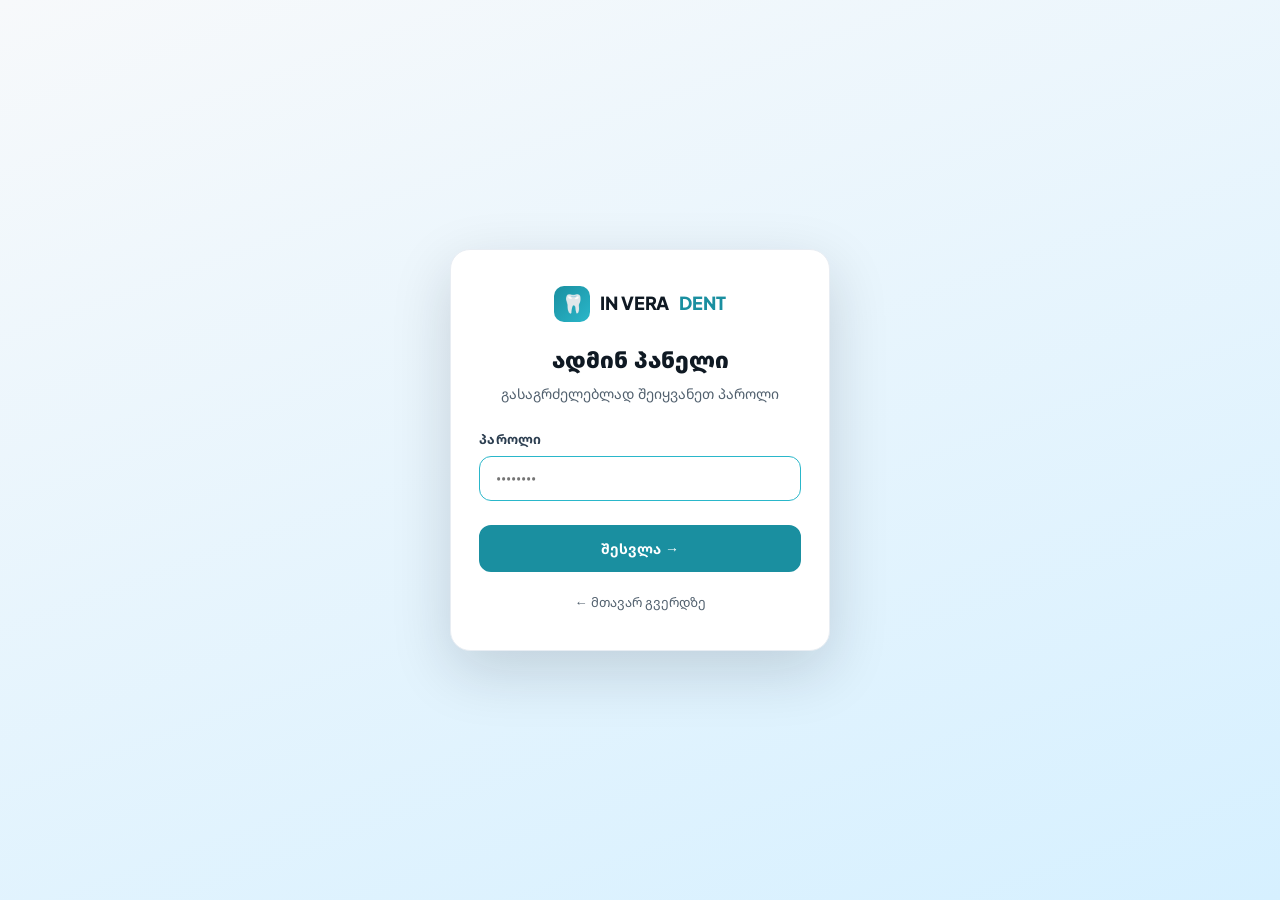
<file: login.html>
<!DOCTYPE html>
<html lang="ka">
<head>
  <meta charset="UTF-8">
  <meta name="viewport" content="width=device-width, initial-scale=1.0">
  <meta name="description" content="In Vera Dent — ადმინისტრატორის შესვლა">
  <title>შესვლა | In Vera Dent</title>
  <link rel="preconnect" href="https://fonts.googleapis.com">
  <link rel="preconnect" href="https://fonts.gstatic.com" crossorigin>
  <link rel="stylesheet" href="https://fonts.googleapis.com/css2?family=Noto+Sans+Georgian:wght@400;500;600;700;800;900&family=Plus+Jakarta+Sans:wght@700;800;900&display=swap">
  <link rel="stylesheet" href="css/main.css">
</head>
<body>
<a class="skip-link" href="#main">მთავარ შინაარსზე გადასვლა</a>

  <main class="login" id="main">
    <div class="login__card">
      <a href="index.html" class="logo">
        <div class="logo__mark">🦷</div>
        IN VERA <span>DENT</span>
      </a>

      <h1 class="login__title">ადმინ პანელი</h1>
      <p class="login__hint">გასაგრძელებლად შეიყვანეთ პაროლი</p>

      <form id="loginForm" novalidate>
        <div class="form-group">
          <label for="password">პაროლი</label>
          <input
            type="password"
            id="password"
            class="form-input"
            placeholder="••••••••"
            autocomplete="current-password"
            autofocus
            required
          >
          <span class="field-error" id="loginError" role="alert"></span>
        </div>
        <button type="submit" class="btn btn--primary btn--full">შესვლა →</button>
      </form>

      <a href="index.html" class="login__back">← მთავარ გვერდზე</a>
    </div>
  </main>

  <script type="module" src="js/main.js"></script>
</body>
</html>
</file>
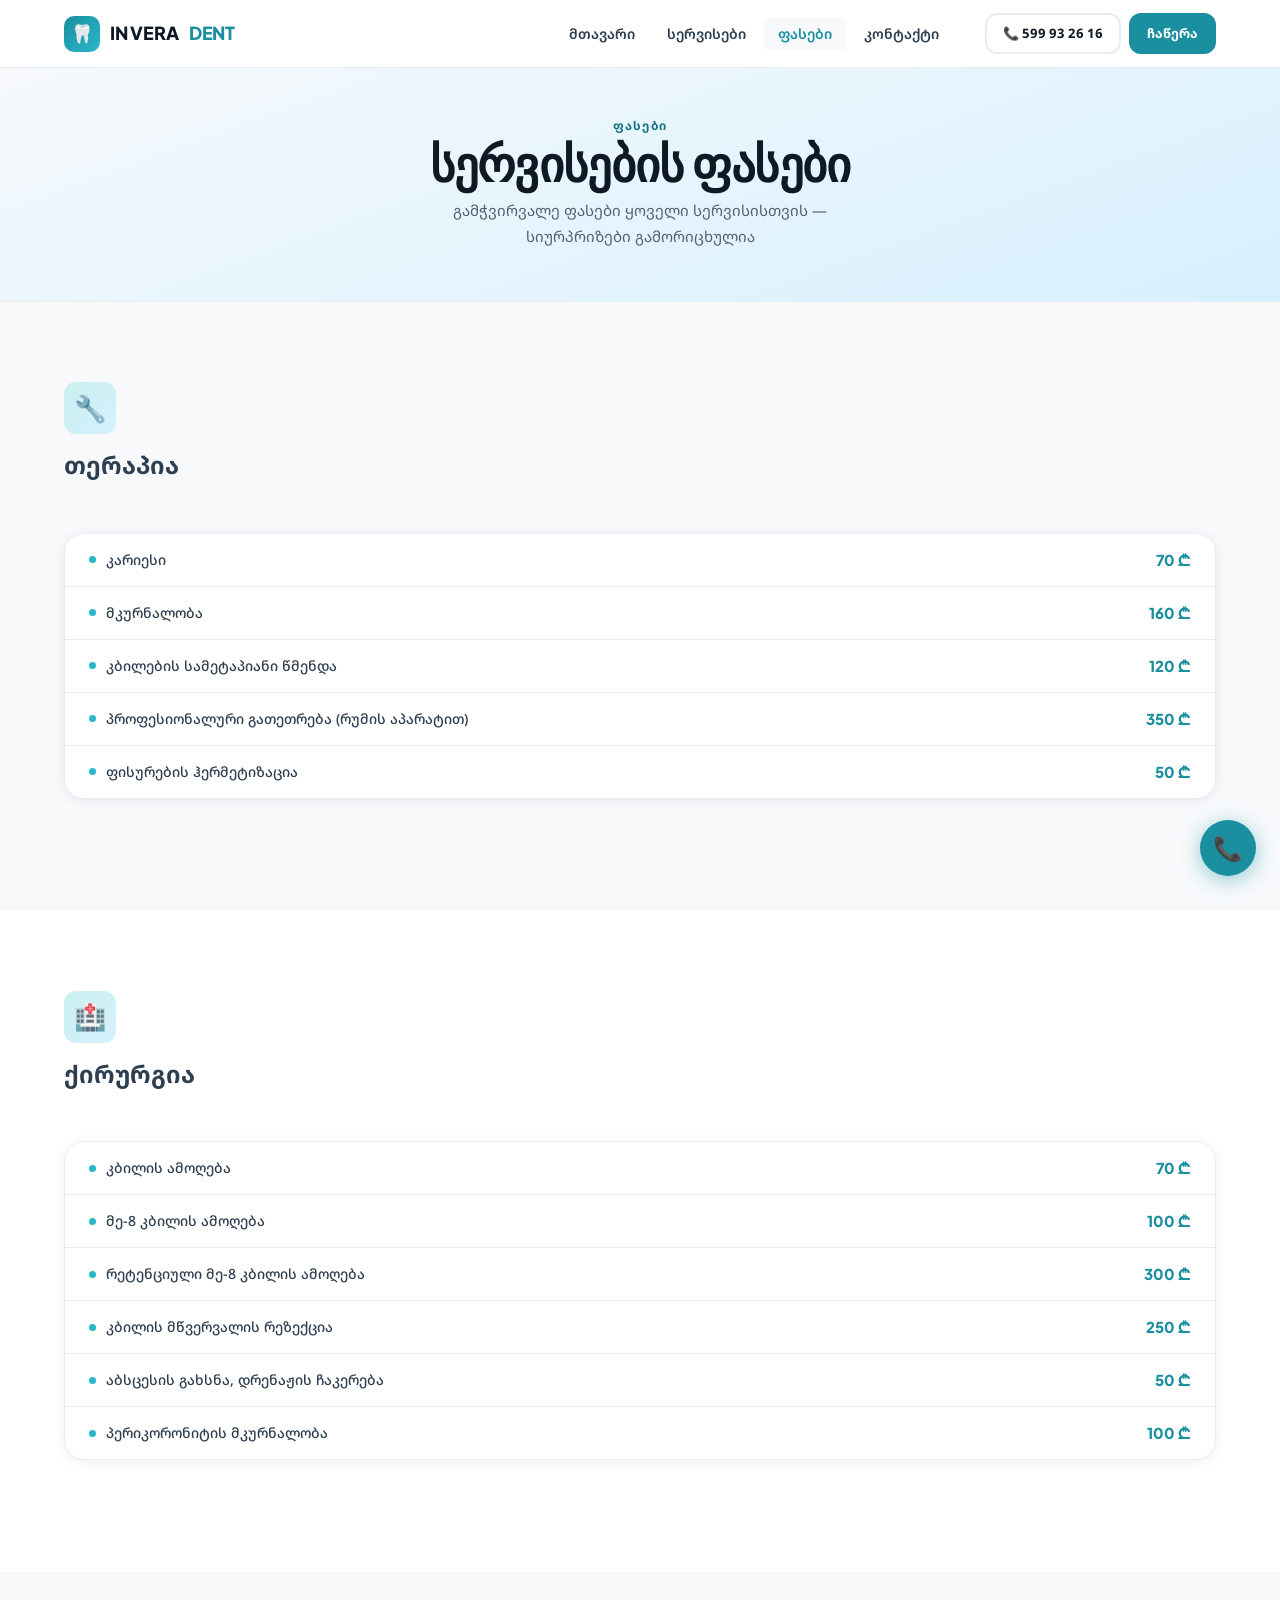
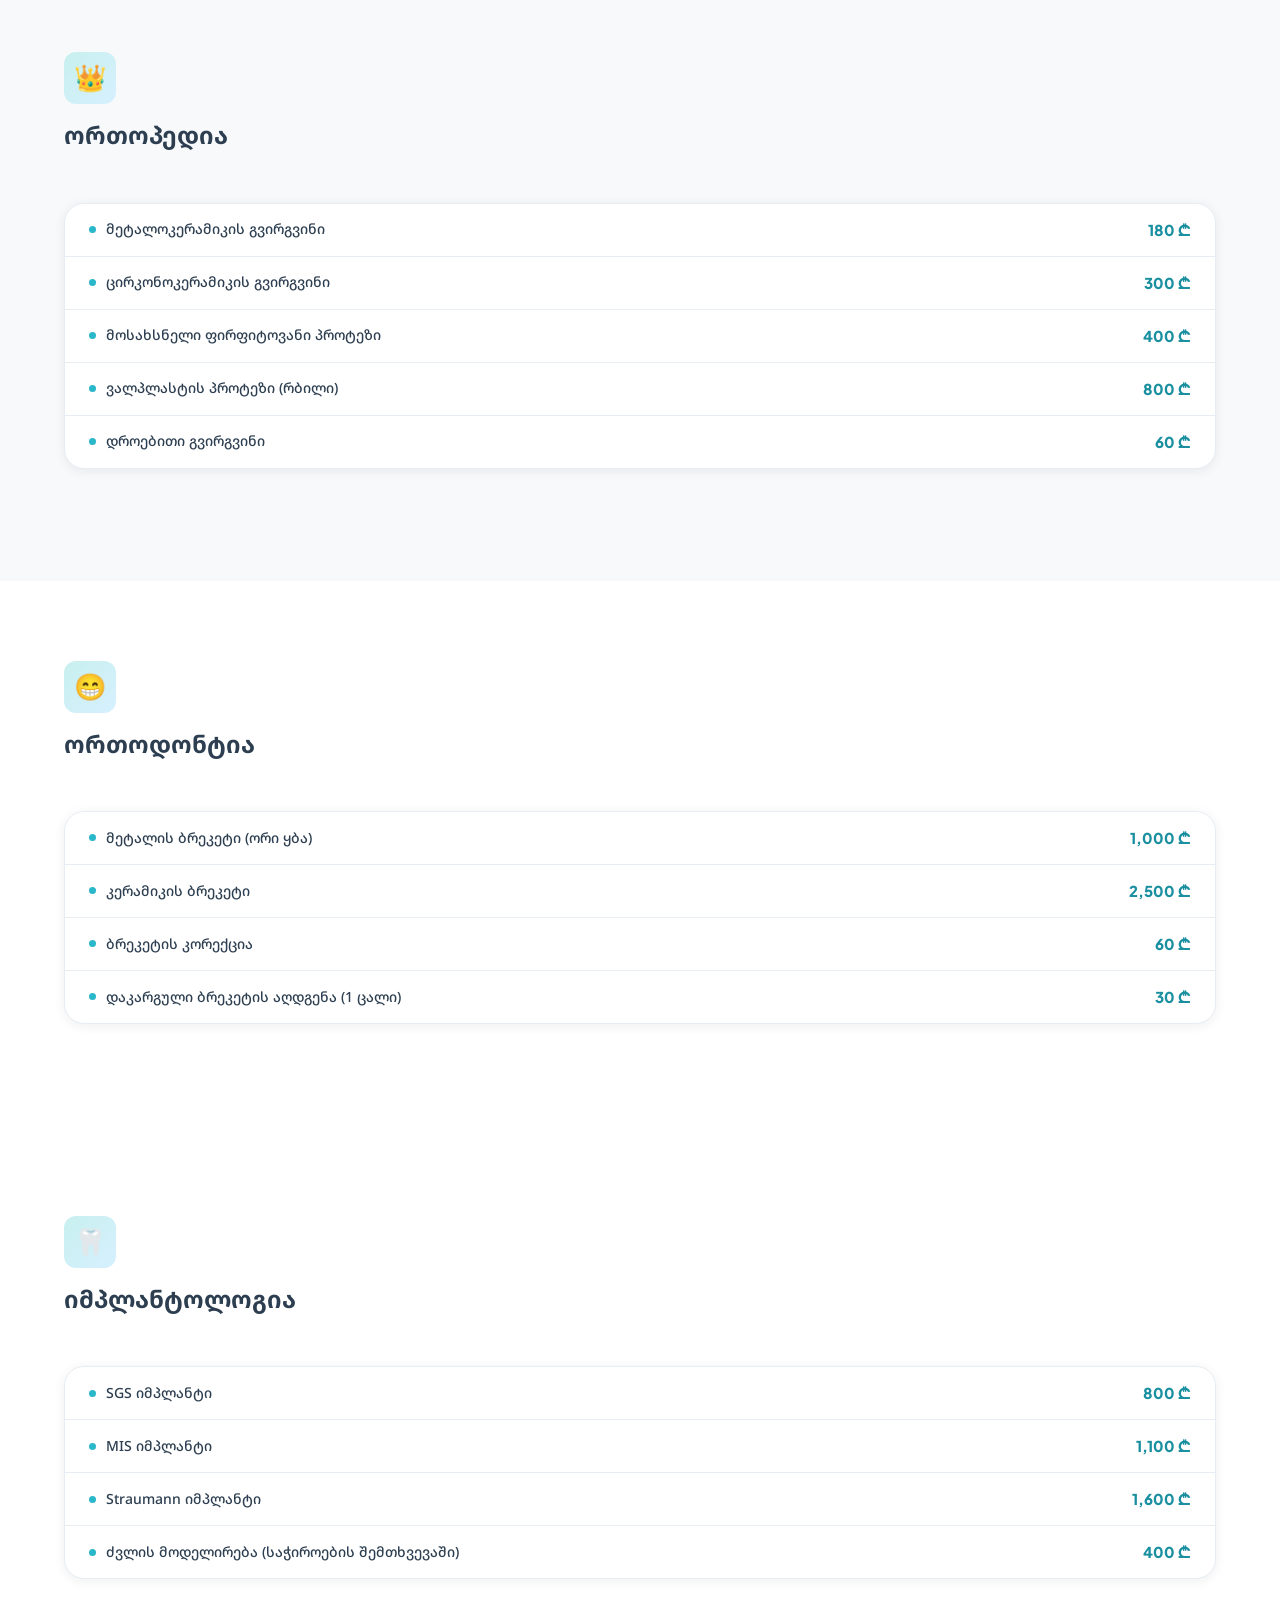
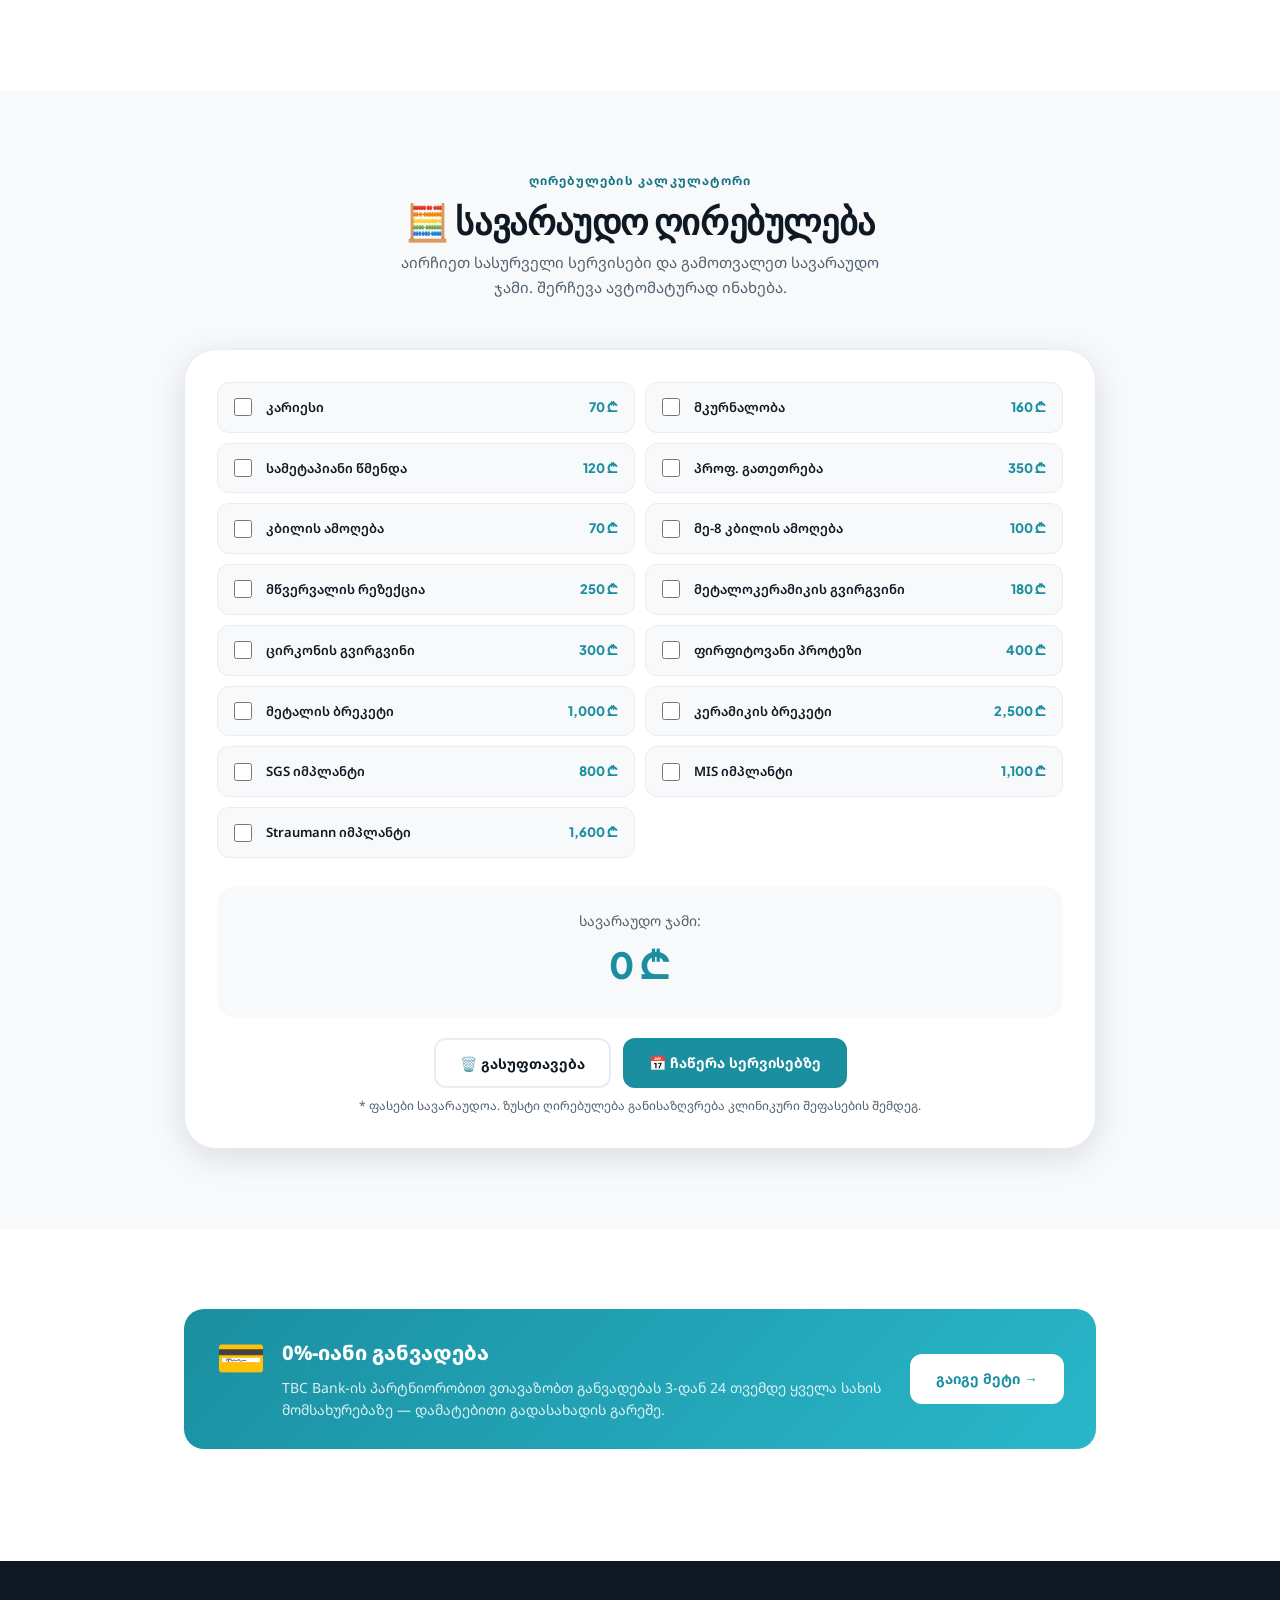
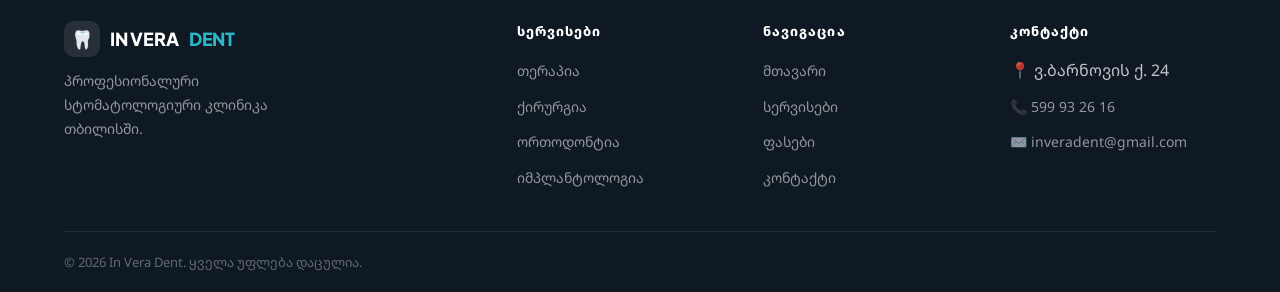
<file: prices.html>
<!DOCTYPE html>
<html lang="ka">
<head>
  <meta charset="UTF-8">
  <meta name="viewport" content="width=device-width, initial-scale=1.0">
  <meta name="description" content="In Vera Dent — სტომატოლოგიური სერვისების ფასები">
  <title>ფასები | In Vera Dent</title>
  <link rel="preconnect" href="https://fonts.googleapis.com">
  <link rel="preconnect" href="https://fonts.gstatic.com" crossorigin>
  <link rel="stylesheet" href="https://fonts.googleapis.com/css2?family=Noto+Sans+Georgian:wght@400;500;600;700;800;900&family=Plus+Jakarta+Sans:wght@700;800;900&display=swap">
  <link rel="stylesheet" href="css/main.css">
</head>
<body>
<a class="skip-link" href="#main">მთავარ შინაარსზე გადასვლა</a>

<header>
  <nav class="navbar" aria-label="მთავარი ნავიგაცია">
    <div class="navbar__inner">
      <a href="index.html" class="logo">
        <div class="logo__mark">🦷</div>
        IN VERA <span>DENT</span>
      </a>

      <ul class="nav-links">
        <li class="nav-links__item"><a href="index.html" class="nav-links__link">მთავარი</a></li>
        <li class="nav-links__item"><a href="services.html" class="nav-links__link">სერვისები</a></li>
        <li class="nav-links__item"><a href="prices.html" class="nav-links__link nav-links__link--active">ფასები</a></li>
        <li class="nav-links__item"><a href="contact.html" class="nav-links__link">კონტაქტი</a></li>
      </ul>

      <div class="nav-cta">
        <a href="tel:599932616" class="btn btn--ghost btn--sm">📞 599 93 26 16</a>
        <a href="contact.html#book" class="btn btn--primary btn--sm">ჩაწერა</a>
      </div>

      <button class="nav-hamburger" aria-label="მენიუ" aria-expanded="false">
        <span></span><span></span><span></span>
      </button>
    </div>
  </nav>

  <div class="nav-drawer" role="dialog" aria-label="მობილური მენიუ">
    <a href="index.html"><span class="nav-drawer__icon">🏠</span> მთავარი</a>
    <a href="services.html"><span class="nav-drawer__icon">🦷</span> სერვისები</a>
    <a href="prices.html"><span class="nav-drawer__icon">💰</span> ფასები</a>
    <a href="contact.html"><span class="nav-drawer__icon">📬</span> კონტაქტი</a>
    <div class="nav-drawer__footer">
      <a href="tel:599932616" class="btn btn--secondary btn--full">📞 599 93 26 16</a>
      <a href="contact.html#book" class="btn btn--primary btn--full">ჩაწერა ახლავე</a>
    </div>
  </div>
</header>

<main id="main">

  <!-- Page Hero -->
  <section class="page-hero">
    <div class="container">
      <p class="label text-teal anim-fade-up">ფასები</p>
      <h1 class="display-lg anim-fade-up delay-1">სერვისების ფასები</h1>
      <p class="body-md text-soft anim-fade-up delay-2 page-subtitle">
        გამჭვირვალე ფასები ყოველი სერვისისთვის — სიურპრიზები გამორიცხულია
      </p>
    </div>
  </section>

  <!-- Therapy Prices -->
  <section class="section section--alt" aria-labelledby="therapy-prices-title">
    <div class="container">
      <div class="section-header reveal">
        <div class="section-header__icon">🔧</div>
        <h2 id="therapy-prices-title">თერაპია</h2>
      </div>

      <div class="price-table reveal">

        <div class="price-row">
          <div class="price-row__name">
            <span class="price-row__dot"></span>
            კარიესი
          </div>
          <div class="price-row__price">70 ₾</div>
        </div>
        <div class="price-row">
          <div class="price-row__name">
            <span class="price-row__dot"></span>
            მკურნალობა
          </div>
          <div class="price-row__price">160 ₾</div>
        </div>
        <div class="price-row">
          <div class="price-row__name">
            <span class="price-row__dot"></span>
            კბილების სამეტაპიანი წმენდა
          </div>
          <div class="price-row__price">120 ₾</div>
        </div>
        <div class="price-row">
          <div class="price-row__name">
            <span class="price-row__dot"></span>
            პროფესიონალური გათეთრება (რუმის აპარატით)
          </div>
          <div class="price-row__price">350 ₾</div>
        </div>
        <div class="price-row">
          <div class="price-row__name">
            <span class="price-row__dot"></span>
            ფისურების ჰერმეტიზაცია
          </div>
          <div class="price-row__price">50 ₾</div>
        </div>
      </div>
    </div>
  </section>

  <!-- Surgery Prices -->
  <section class="section" aria-labelledby="surgery-prices-title">
    <div class="container">
      <div class="section-header reveal">
        <div class="section-header__icon">🏥</div>
        <h2 id="surgery-prices-title">ქირურგია</h2>
      </div>

      <div class="price-table reveal">

        <div class="price-row">
          <div class="price-row__name">
            <span class="price-row__dot"></span>
            კბილის ამოღება
          </div>
          <div class="price-row__price">70 ₾</div>
        </div>
        <div class="price-row">
          <div class="price-row__name">
            <span class="price-row__dot"></span>
            მე-8 კბილის ამოღება
          </div>
          <div class="price-row__price">100 ₾</div>
        </div>
        <div class="price-row">
          <div class="price-row__name">
            <span class="price-row__dot"></span>
            რეტენციული მე-8 კბილის ამოღება
          </div>
          <div class="price-row__price">300 ₾</div>
        </div>
        <div class="price-row">
          <div class="price-row__name">
            <span class="price-row__dot"></span>
            კბილის მწვერვალის რეზექცია
          </div>
          <div class="price-row__price">250 ₾</div>
        </div>
        <div class="price-row">
          <div class="price-row__name">
            <span class="price-row__dot"></span>
            აბსცესის გახსნა, დრენაჟის ჩაკერება
          </div>
          <div class="price-row__price">50 ₾</div>
        </div>
        <div class="price-row">
          <div class="price-row__name">
            <span class="price-row__dot"></span>
            პერიკორონიტის მკურნალობა
          </div>
          <div class="price-row__price">100 ₾</div>
        </div>
      </div>
    </div>
  </section>

  <!-- Prosthetics Prices -->
  <section class="section section--alt" aria-labelledby="prosthetics-prices-title">
    <div class="container">
      <div class="section-header reveal">
        <div class="section-header__icon">👑</div>
        <h2 id="prosthetics-prices-title">ორთოპედია</h2>
      </div>

      <div class="price-table reveal">

        <div class="price-row">
          <div class="price-row__name">
            <span class="price-row__dot"></span>
            მეტალოკერამიკის გვირგვინი
          </div>
          <div class="price-row__price">180 ₾</div>
        </div>
        <div class="price-row">
          <div class="price-row__name">
            <span class="price-row__dot"></span>
            ცირკონოკერამიკის გვირგვინი
          </div>
          <div class="price-row__price">300 ₾</div>
        </div>
        <div class="price-row">
          <div class="price-row__name">
            <span class="price-row__dot"></span>
            მოსახსნელი ფირფიტოვანი პროტეზი
          </div>
          <div class="price-row__price">400 ₾</div>
        </div>
        <div class="price-row">
          <div class="price-row__name">
            <span class="price-row__dot"></span>
            ვალპლასტის პროტეზი (რბილი)
          </div>
          <div class="price-row__price">800 ₾</div>
        </div>
        <div class="price-row">
          <div class="price-row__name">
            <span class="price-row__dot"></span>
            დროებითი გვირგვინი
          </div>
          <div class="price-row__price">60 ₾</div>
        </div>
      </div>
    </div>
  </section>

  <!-- Orthodontics Prices -->
  <section class="section" aria-labelledby="ortho-prices-title">
    <div class="container">
      <div class="section-header reveal">
        <div class="section-header__icon">😁</div>
        <h2 id="ortho-prices-title">ორთოდონტია</h2>
      </div>

      <div class="price-table reveal">

        <div class="price-row">
          <div class="price-row__name">
            <span class="price-row__dot"></span>
            მეტალის ბრეკეტი (ორი ყბა)
          </div>
          <div class="price-row__price">1,000 ₾</div>
        </div>
        <div class="price-row">
          <div class="price-row__name">
            <span class="price-row__dot"></span>
            კერამიკის ბრეკეტი
          </div>
          <div class="price-row__price">2,500 ₾</div>
        </div>
        <div class="price-row">
          <div class="price-row__name">
            <span class="price-row__dot"></span>
            ბრეკეტის კორექცია
          </div>
          <div class="price-row__price">60 ₾</div>
        </div>
        <div class="price-row">
          <div class="price-row__name">
            <span class="price-row__dot"></span>
            დაკარგული ბრეკეტის აღდგენა (1 ცალი)
          </div>
          <div class="price-row__price">30 ₾</div>
        </div>
      </div>
    </div>
  </section>

  <!-- Implant Prices -->
  <section class="section" aria-labelledby="implant-prices-title">
    <div class="container">
      <div class="section-header reveal">
        <div class="section-header__icon">🦷</div>
        <h2 id="implant-prices-title">იმპლანტოლოგია</h2>
      </div>

      <div class="price-table reveal">
        <div class="price-row">
          <div class="price-row__name">
            <span class="price-row__dot"></span>
            SGS იმპლანტი
          </div>
          <div class="price-row__price">800 ₾</div>
        </div>
        <div class="price-row">
          <div class="price-row__name">
            <span class="price-row__dot"></span>
            MIS იმპლანტი
          </div>
          <div class="price-row__price">1,100 ₾</div>
        </div>
        <div class="price-row">
          <div class="price-row__name">
            <span class="price-row__dot"></span>
            Straumann იმპლანტი
          </div>
          <div class="price-row__price">1,600 ₾</div>
        </div>
        <div class="price-row">
          <div class="price-row__name">
            <span class="price-row__dot"></span>
            ძვლის მოდელირება (საჭიროების შემთხვევაში)
          </div>
          <div class="price-row__price">400 ₾</div>
        </div>
      </div>
    </div>
  </section>

  <section class="section section--alt" aria-labelledby="calc-title">
    <div class="container container--medium">
      <div class="section-header section-header--centered reveal">
        <p class="label text-teal">ღირებულების კალკულატორი</p>
        <h2 class="display-md mt-8" id="calc-title">
          🧮 სავარაუდო ღირებულება
        </h2>
        <p class="body-md text-soft mt-12 intro-text">
          აირჩიეთ სასურველი სერვისები და გამოთვალეთ სავარაუდო ჯამი.
          შერჩევა ავტომატურად ინახება.
        </p>
      </div>

      <div class="calc-card reveal">
        <div
          id="calcGrid"
          class="calc-grid"
          role="group"
          aria-label="სერვისების სია კალკულატორისთვის"
        >
          <!-- Populated by initPriceCalculator() in main.js -->
        </div>

        <div class="calc-total" aria-live="polite">
          <div class="calc-total__label">სავარაუდო ჯამი:</div>
          <div class="calc-total__amount" id="calcTotal" aria-atomic="true">0 ₾</div>
        </div>

        <div class="calc-actions">
          <button id="calcReset" class="btn btn--ghost">🗑️ გასუფთავება</button>
          <a href="contact.html#book" class="btn btn--primary">📅 ჩაწერა სერვისებზე</a>
        </div>

        <p class="calc-disclaimer">
          * ფასები სავარაუდოა. ზუსტი ღირებულება განისაზღვრება კლინიკური შეფასების შემდეგ.
        </p>
      </div>
    </div>
  </section>

  <!-- Installment / Payment Info -->
  <section class="section" aria-labelledby="payment-title">
    <div class="container container--medium">
      <div class="installment-card reveal">
        <div class="installment-card__left">
          <div class="installment-card__icon">💳</div>
          <div>
            <h2 id="payment-title">0%-იანი განვადება</h2>
            <p>TBC Bank-ის პარტნიორობით ვთავაზობთ განვადებას 3-დან 24 თვემდე
            ყველა სახის მომსახურებაზე — დამატებითი გადასახადის გარეშე.</p>
          </div>
        </div>
        <a href="contact.html" class="btn btn--primary btn--ml">გაიგე მეტი →</a>
      </div>
    </div>
  </section>

</main>

<footer class="footer">
  <div class="container">
    <div class="footer__grid">
      <div class="footer__brand">
        <a href="index.html" class="logo">
          <div class="logo__mark">🦷</div>
          IN VERA <span>DENT</span>
        </a>
        <p class="mt-12">პროფესიონალური სტომატოლოგიური კლინიკა თბილისში.</p>
      </div>
      <div class="footer__col">
        <h4>სერვისები</h4>
        <ul>
          <li><a href="services.html#therapy">თერაპია</a></li>
          <li><a href="services.html#surgery">ქირურგია</a></li>
          <li><a href="services.html#orthodontics">ორთოდონტია</a></li>
          <li><a href="services.html#implant">იმპლანტოლოგია</a></li>
        </ul>
      </div>
      <div class="footer__col">
        <h4>ნავიგაცია</h4>
        <ul>
          <li><a href="index.html">მთავარი</a></li>
          <li><a href="services.html">სერვისები</a></li>
          <li><a href="prices.html">ფასები</a></li>
          <li><a href="contact.html">კონტაქტი</a></li>
        </ul>
      </div>
      <div class="footer__col">
        <h4>კონტაქტი</h4>
        <ul>
          <li>📍 ვ.ბარნოვის ქ. 24</li>
          <li><a href="tel:599932616">📞 599 93 26 16</a></li>
          <li><a href="mailto:inveradent@gmail.com">✉️ inveradent@gmail.com</a></li>
        </ul>
      </div>
    </div>
    <div class="footer__bottom">
      <p>© 2026 In Vera Dent. ყველა უფლება დაცულია.</p>
    </div>
  </div>
</footer>

<a href="tel:599932616" class="fab-phone" aria-label="დარეკვა">📞</a>

<script type="module" src="js/main.js"></script>
</body>
</html>
</file>
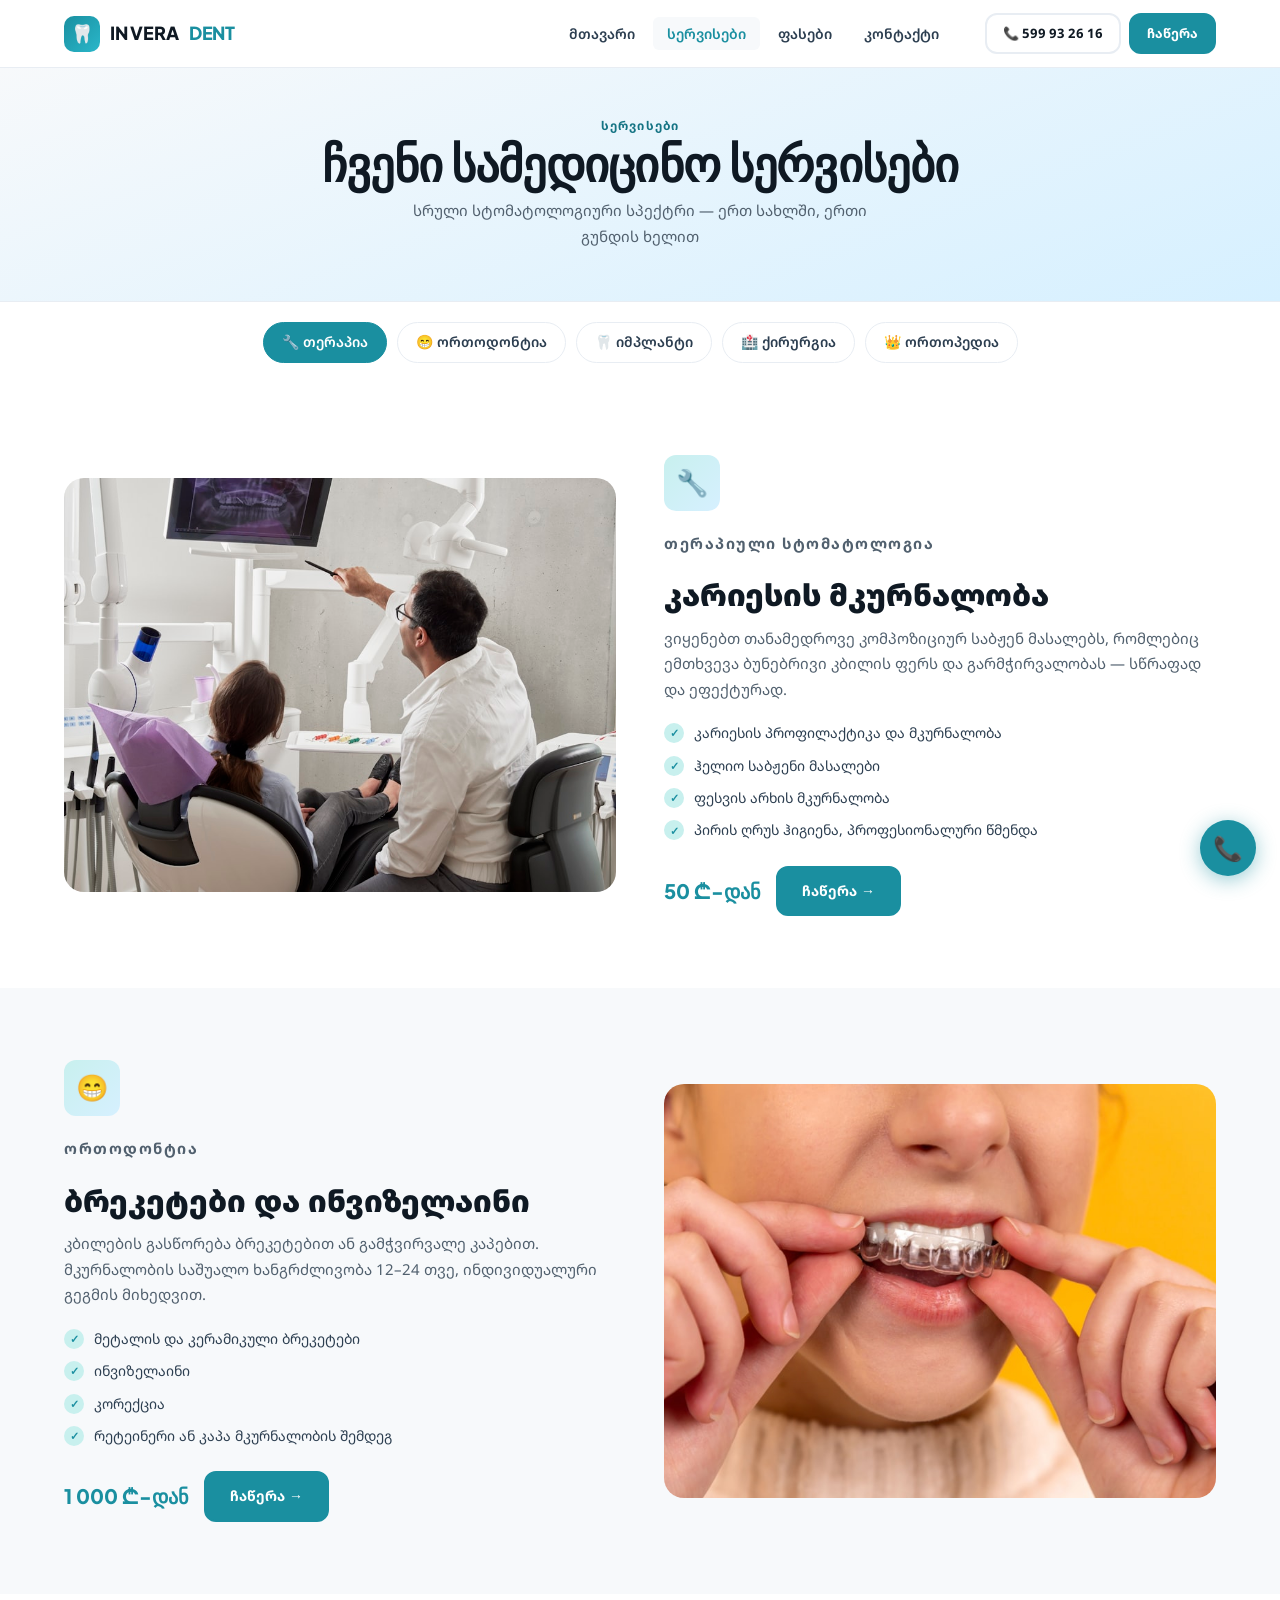
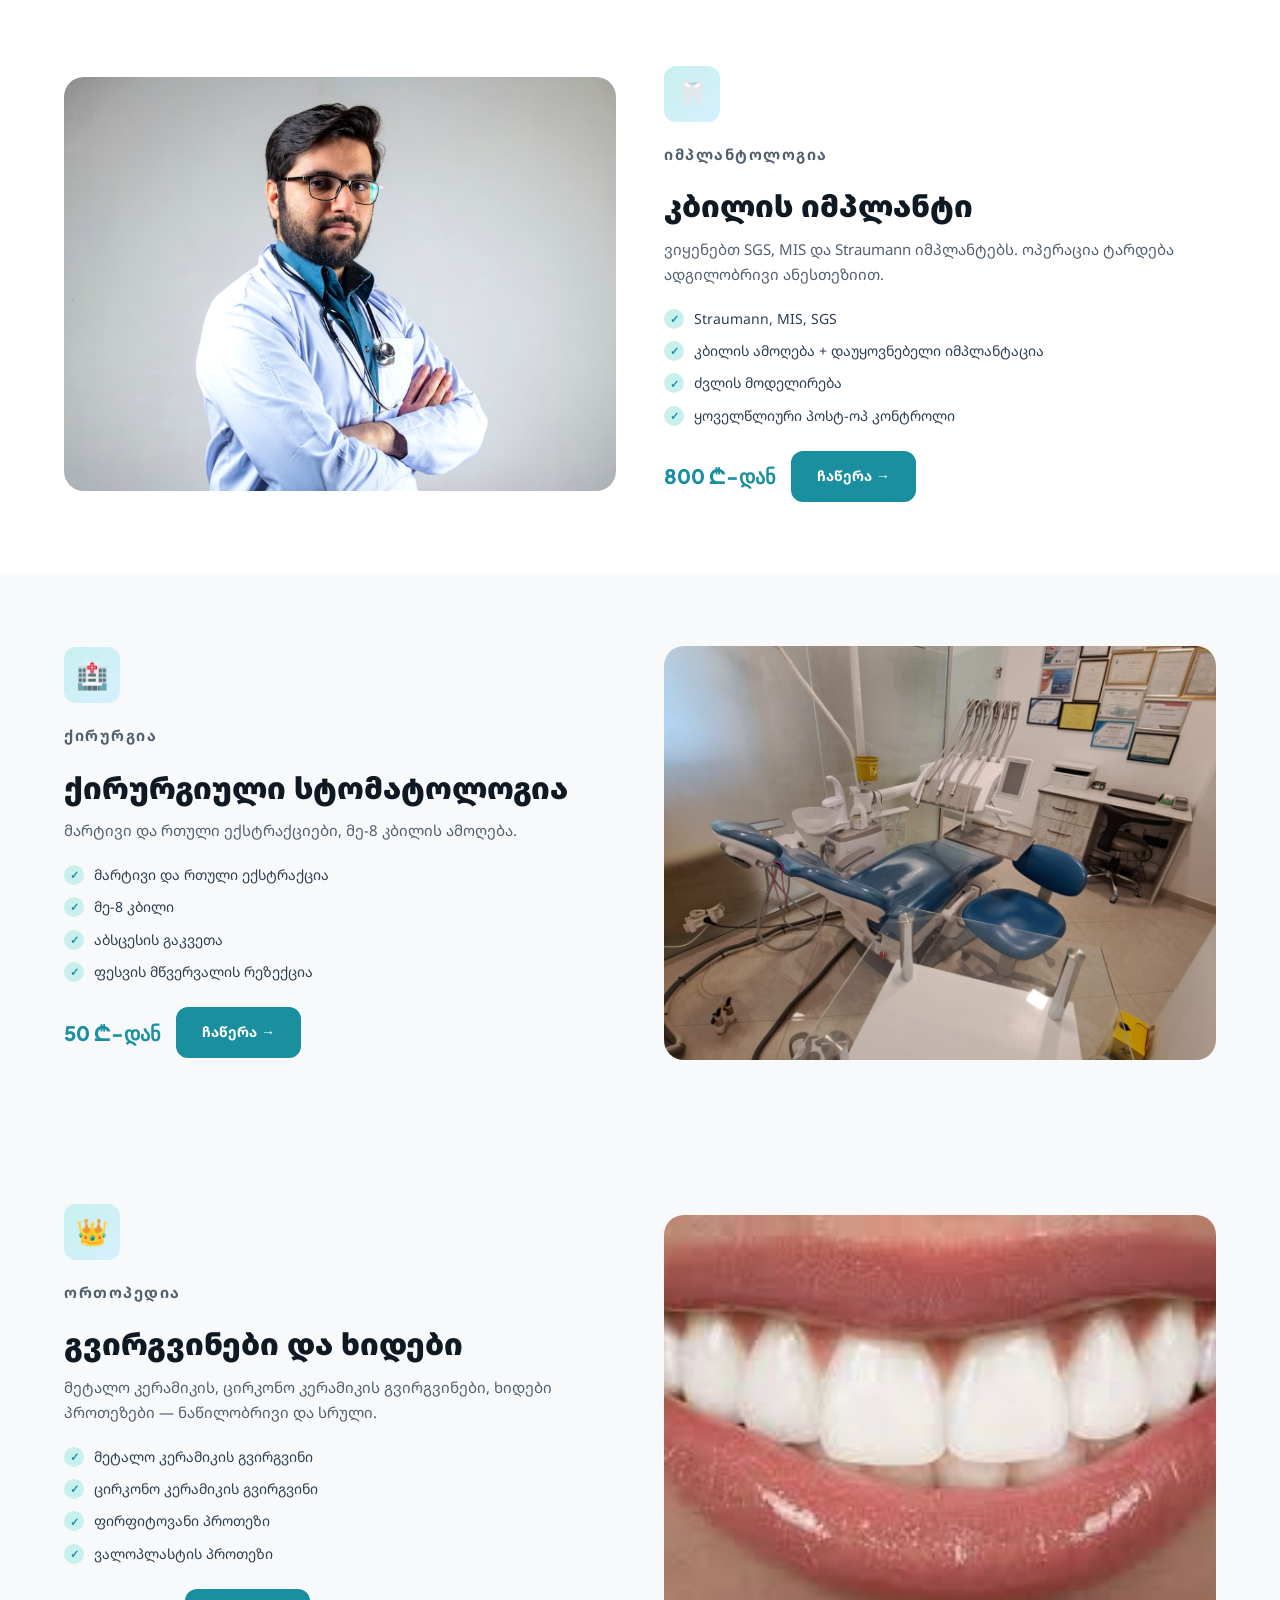
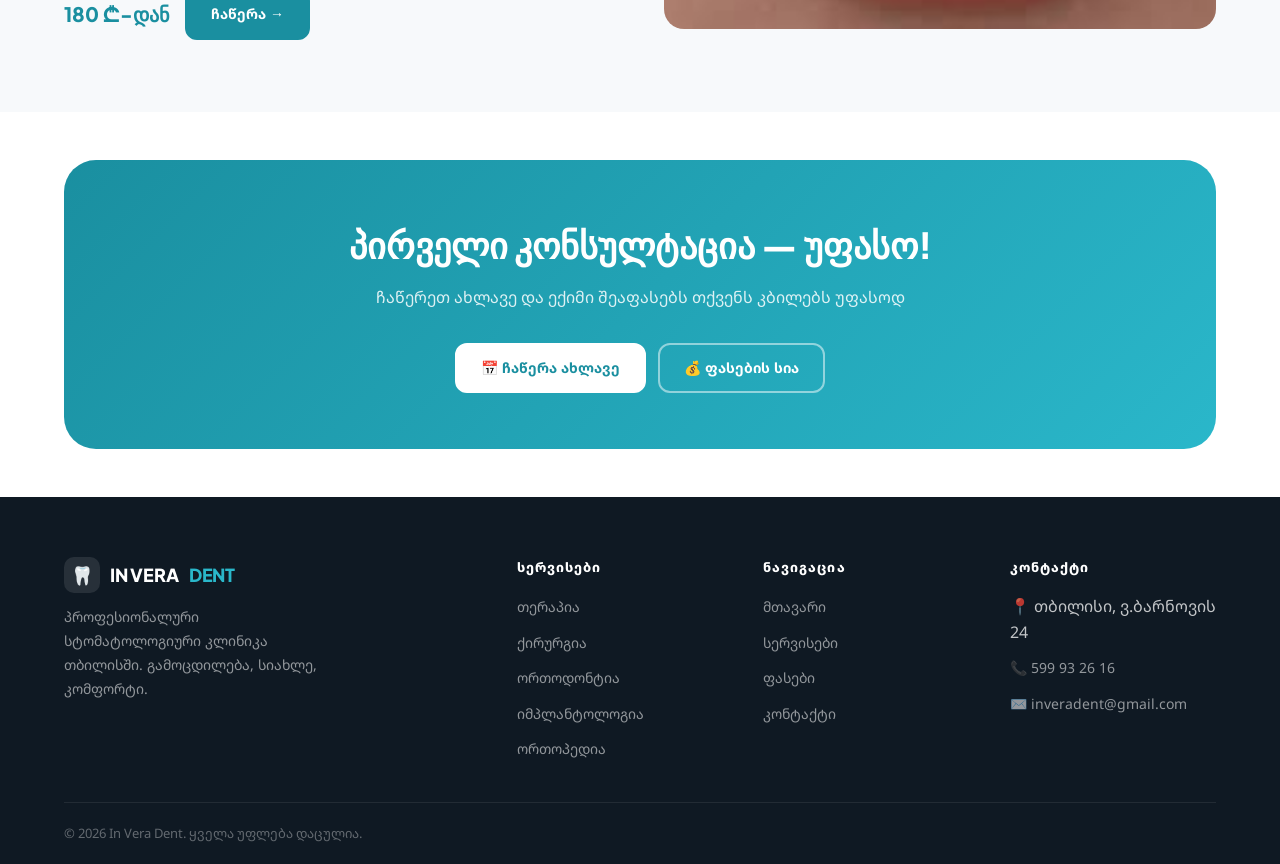
<file: services.html>
<!DOCTYPE html>
<html lang="ka">
<head>
  <meta charset="UTF-8">
  <meta name="viewport" content="width=device-width, initial-scale=1.0">
  <meta name="description" content="In Vera Dent — სტომატოლოგიური სერვისები">
  <title>სერვისები | In Vera Dent</title>
  <link rel="preconnect" href="https://fonts.googleapis.com">
  <link rel="preconnect" href="https://fonts.gstatic.com" crossorigin>
  <link rel="stylesheet" href="https://fonts.googleapis.com/css2?family=Noto+Sans+Georgian:wght@400;500;600;700;800;900&family=Plus+Jakarta+Sans:wght@700;800;900&display=swap">
  <link rel="stylesheet" href="css/main.css">
</head>
<body>
<a class="skip-link" href="#main">მთავარ შინაარსზე გადასვლა</a>

<header>
  <nav class="navbar" aria-label="მთავარი ნავიგაცია">
    <div class="navbar__inner">
      <a href="index.html" class="logo">
        <div class="logo__mark">🦷</div>
        IN VERA <span>DENT</span>
      </a>

      <ul class="nav-links">
        <li class="nav-links__item"><a href="index.html" class="nav-links__link">მთავარი</a></li>
        <li class="nav-links__item"><a href="services.html" class="nav-links__link nav-links__link--active">სერვისები</a></li>
        <li class="nav-links__item"><a href="prices.html" class="nav-links__link">ფასები</a></li>
        <li class="nav-links__item"><a href="contact.html" class="nav-links__link">კონტაქტი</a></li>
      </ul>

      <div class="nav-cta">
        <a href="tel:599932616" class="btn btn--ghost btn--sm">📞 599 93 26 16</a>
        <a href="contact.html#book" class="btn btn--primary btn--sm">ჩაწერა</a>
      </div>

      <button class="nav-hamburger" aria-label="მენიუ" aria-expanded="false">
        <span></span><span></span><span></span>
      </button>
    </div>
  </nav>

  <div class="nav-drawer" role="dialog" aria-label="მობილური მენიუ">
    <a href="index.html"><span class="nav-drawer__icon">🏠</span> მთავარი</a>
    <a href="services.html"><span class="nav-drawer__icon">🦷</span> სერვისები</a>
    <a href="prices.html"><span class="nav-drawer__icon">💰</span> ფასები</a>
    <a href="contact.html"><span class="nav-drawer__icon">📬</span> კონტაქტი</a>
    <div class="nav-drawer__footer">
      <a href="tel:599932616" class="btn btn--secondary btn--full">📞 599 93 26 16</a>
      <a href="contact.html#book" class="btn btn--primary btn--full">ჩაწერა ახლავე</a>
    </div>
  </div>
</header>

<main id="main">

  <!-- Page Hero -->
  <section class="page-hero">
    <div class="container">
      <p class="label text-teal anim-fade-up">სერვისები</p>
      <h1 class="display-lg anim-fade-up delay-1">ჩვენი სამედიცინო სერვისები</h1>
      <p class="body-md text-soft anim-fade-up delay-2 page-subtitle">
        სრული სტომატოლოგიური სპექტრი — ერთ სახლში, ერთი გუნდის ხელით
      </p>
    </div>
  </section>

  <!-- Category Pill Navigation (populated + handled by JS) -->
  <section class="pill-nav-section" aria-label="კატეგორიების ნავიგაცია">
    <div class="container">
      <nav class="service-pills" id="pillNav" aria-label="სერვისების კატეგორიები">
        <a href="#therapy"      class="service-pill service-pill--active">🔧 თერაპია</a>
        <a href="#orthodontics" class="service-pill">😁 ორთოდონტია</a>
        <a href="#implant"      class="service-pill">🦷 იმპლანტი</a>
        <a href="#surgery"      class="service-pill">🏥 ქირურგია</a>
        <a href="#prosthetics"  class="service-pill">👑 ორთოპედია</a>
      </nav>
    </div>
  </section>

  <!-- Therapy -->
  <section class="service-detail-section" id="therapy" data-category="therapy" aria-labelledby="therapy-title">
    <div class="container">
      <article class="service-detail">
        <div class="service-detail__img reveal reveal--left">
          <img src="img/service-therapy.jpg" alt="თერაპიული სტომატოლოგია — კარიესის მკურნალობა" loading="lazy">
        </div>
        <div class="service-detail__content reveal reveal--right">
          <div class="service-detail__icon">🔧</div>
          <p class="label text-teal">თერაპიული სტომატოლოგია</p>
          <h2 id="therapy-title">კარიესის მკურნალობა</h2>
          <p class="body-md text-soft mt-12">
            ვიყენებთ თანამედროვე კომპოზიციურ საბჟენ მასალებს, რომლებიც ემთხვევა ბუნებრივი კბილის ფერს და გარმჭირვალობას
            — სწრაფად და ეფექტურად.
          </p>
          <ul class="service-features">
            <li>კარიესის პროფილაქტიკა და მკურნალობა</li>
            <li>ჰელიო საბჟენი მასალები</li>
            <li>ფესვის არხის მკურნალობა</li>
            <li>პირის ღრუს ჰიგიენა, პროფესიონალური წმენდა</li>
          </ul>
          <div class="service-detail__footer">
            <div class="service-detail__price">50 ₾-დან</div>
            <a href="contact.html#book" class="btn btn--primary">ჩაწერა →</a>
          </div>
        </div>
      </article>
    </div>
  </section>

  <!-- Orthodontics -->
  <section class="service-detail-section section--alt" id="orthodontics" data-category="orthodontics" aria-labelledby="ortho-title">
    <div class="container">
      <article class="service-detail service-detail--reverse">
        <div class="service-detail__img reveal reveal--right">
          <img src="img/service-orthodontics.jpg" alt="ბრეკეტები და ინვიზელაინი" loading="lazy">
        </div>
        <div class="service-detail__content reveal reveal--left">
          <div class="service-detail__icon">😁</div>
          <p class="label text-teal">ორთოდონტია</p>
          <h2 id="ortho-title">ბრეკეტები და ინვიზელაინი</h2>
          <p class="body-md text-soft mt-12">
            კბილების გასწორება ბრეკეტებით ან გამჭვირვალე კაპებით. მკურნალობის საშუალო ხანგრძლივობა 12–24 თვე, ინდივიდუალური გეგმის მიხედვით.
          </p>
          <ul class="service-features">
            <li>მეტალის და კერამიკული ბრეკეტები</li>
            <li>ინვიზელაინი</li>
            <li>კორექცია</li>
            <li>რეტეინერი ან კაპა მკურნალობის შემდეგ</li>
          </ul>
          <div class="service-detail__footer">
            <div class="service-detail__price">1 000 ₾-დან</div>
            <a href="contact.html#book" class="btn btn--primary">ჩაწერა →</a>
          </div>
        </div>
      </article>
    </div>
  </section>

  <!-- Implantology -->
  <section class="service-detail-section" id="implant" data-category="implant" aria-labelledby="implant-title">
    <div class="container">
      <article class="service-detail">
        <div class="service-detail__img reveal reveal--left">
          <img src="img/service-implant.jpg" alt="კბილის იმპლანტი — In Vera Dent" loading="lazy">
        </div>
        <div class="service-detail__content reveal reveal--right">
          <div class="service-detail__icon">🦷</div>
          <p class="label text-teal">იმპლანტოლოგია</p>
          <h2 id="implant-title">კბილის იმპლანტი</h2>
          <p class="body-md text-soft mt-12">
            ვიყენებთ SGS, MIS და Straumann იმპლანტებს.
            ოპერაცია ტარდება ადგილობრივი ანესთეზიით.
          </p>
          <ul class="service-features">
            <li>Straumann, MIS, SGS</li>
            <li>კბილის ამოღება + დაუყოვნებელი იმპლანტაცია</li>
            <li>ძვლის მოდელირება</li>
            <li>ყოველწლიური პოსტ-ოპ კონტროლი</li>
          </ul>
          <div class="service-detail__footer">
            <div class="service-detail__price">800 ₾-დან</div>
            <a href="contact.html#book" class="btn btn--primary">ჩაწერა →</a>
          </div>
        </div>
      </article>
    </div>
  </section>

  <!-- Surgery -->
  <section class="service-detail-section section--alt" id="surgery" data-category="surgery" aria-labelledby="surgery-title">
    <div class="container">
      <article class="service-detail service-detail--reverse">
        <div class="service-detail__img reveal reveal--right">
          <img src="img/about-clinic.jpg" alt="სტომატოლოგიური ქირურგია" loading="lazy">
        </div>
        <div class="service-detail__content reveal reveal--left">
          <div class="service-detail__icon">🏥</div>
          <p class="label text-teal">ქირურგია</p>
          <h2 id="surgery-title">ქირურგიული სტომატოლოგია</h2>
          <p class="body-md text-soft mt-12">
            მარტივი და რთული ექსტრაქციები, მე-8 კბილის ამოღება.
          </p>
          <ul class="service-features">
            <li>მარტივი და რთული ექსტრაქცია</li>
            <li>მე-8 კბილი</li>
            <li>აბსცესის გაკვეთა</li>
            <li>ფესვის მწვერვალის რეზექცია</li>
          </ul>
          <div class="service-detail__footer">
            <div class="service-detail__price">50 ₾-დან</div>
            <a href="contact.html#book" class="btn btn--primary">ჩაწერა →</a>
          </div>
        </div>
      </article>
    </div>
  </section>

  <!-- Prosthetics -->
  <section class="service-detail-section section--alt" id="prosthetics" data-category="prosthetics" aria-labelledby="prosthetics-title">
    <div class="container">
      <article class="service-detail service-detail--reverse">
        <div class="service-detail__img reveal reveal--right">
          <img src="img/smile-whitening-2.jpg" alt="კბილის ორთოპედია — გვირგვინები" loading="lazy">
        </div>
        <div class="service-detail__content reveal reveal--left">
          <div class="service-detail__icon">👑</div>
          <p class="label text-teal">ორთოპედია</p>
          <h2 id="prosthetics-title">გვირგვინები და ხიდები</h2>
          <p class="body-md text-soft mt-12">
            მეტალო კერამიკის, ცირკონო კერამიკის გვირგვინები, ხიდები პროთეზები — ნაწილობრივი და სრული.
          </p>
          <ul class="service-features">
            <li>მეტალო კერამიკის გვირგვინი</li>
            <li>ცირკონო კერამიკის გვირგვინი</li>
            <li>ფირფიტოვანი პროთეზი</li>
            <li>ვალოპლასტის პროთეზი</li>
          </ul>
          <div class="service-detail__footer">
            <div class="service-detail__price">180 ₾-დან</div>
            <a href="contact.html#book" class="btn btn--primary">ჩაწერა →</a>
          </div>
        </div>
      </article>
    </div>
  </section>

  <!-- CTA Banner -->
  <section class="section--sm">
    <div class="container">
      <div class="cta-banner reveal">
        <h2>პირველი კონსულტაცია — უფასო!</h2>
        <p>ჩაწერეთ ახლავე და ექიმი შეაფასებს თქვენს კბილებს უფასოდ</p>
        <div class="cta-banner__actions">
          <a href="contact.html#book" class="btn btn--white">📅 ჩაწერა ახლავე</a>
          <a href="prices.html" class="btn btn--outline-white">💰 ფასების სია</a>
        </div>
      </div>
    </div>
  </section>

</main>

<footer class="footer">
  <div class="container">
    <div class="footer__grid">
      <div class="footer__brand">
        <a href="index.html" class="logo">
          <div class="logo__mark">🦷</div>
          IN VERA <span>DENT</span>
        </a>
        <p class="mt-12">პროფესიონალური სტომატოლოგიური კლინიკა თბილისში. გამოცდილება, სიახლე, კომფორტი.</p>
      </div>
      <div class="footer__col">
        <h4>სერვისები</h4>
        <ul>
          <li><a href="services.html#therapy">თერაპია</a></li>
          <li><a href="services.html#surgery">ქირურგია</a></li>
          <li><a href="services.html#orthodontics">ორთოდონტია</a></li>
          <li><a href="services.html#implant">იმპლანტოლოგია</a></li>
          <li><a href="services.html#prosthetics">ორთოპედია</a></li>
        </ul>
      </div>
      <div class="footer__col">
        <h4>ნავიგაცია</h4>
        <ul>
          <li><a href="index.html">მთავარი</a></li>
          <li><a href="services.html">სერვისები</a></li>
          <li><a href="prices.html">ფასები</a></li>
          <li><a href="contact.html">კონტაქტი</a></li>
        </ul>
      </div>
      <div class="footer__col">
        <h4>კონტაქტი</h4>
        <ul>
          <li>📍 თბილისი, ვ.ბარნოვის 24</li>
          <li><a href="tel:599932616">📞 599 93 26 16</a></li>
          <li><a href="mailto:inveradent@gmail.com">✉️ inveradent@gmail.com</a></li>
        </ul>
      </div>
    </div>
    <div class="footer__bottom">
      <p>© 2026 In Vera Dent. ყველა უფლება დაცულია.</p>
    </div>
  </div>
</footer>

<a href="tel:599932616" class="fab-phone" aria-label="დარეკვა">📞</a>

<script type="module" src="js/main.js"></script>
</body>
</html>
</file>
<file: css/main.css>
/* ============================================================
   IN VERA DENT — main.css
   Mobile-first: base styles target small screens, then
   min-width breakpoints progressively enhance to tablet/desktop.
   Breakpoints:  ≥480px small  ·  ≥768px tablet  ·  ≥1024px desktop
   ============================================================ */

/* Google Fonts are loaded via <link> in each page's <head> (faster than @import). */

/* ── CSS Custom Properties ────────────────────────────────── */
:root {
  /* Colors */
  --teal:        #2AB7CA;
  --teal-dark:   #1A8FA0;
  --mint:        #C8F0EE;
  --sky:         #D6F0FF;
  --coral:       #FF6B6B;
  --coral-light: #FFF0F0;
  --green-bg:    #D1FAE5;
  --green-text:  #065F46;
  --dark:        #0F1923;
  --text:        #2C3E50;
  --text-body:   #2C3E50;
  --text-soft:   #51606E;
  --teal-text:   #157484;
  --white:       #FFFFFF;
  --gray-50:     #F7F9FB;
  --gray-100:    #E8EDF3;
  --gray-200:    #D2DBE6;

  /* Typography */
  --font-body:    'Noto Sans Georgian', sans-serif;
  --font-display: 'Plus Jakarta Sans', sans-serif;

  /* Spacing / radii */
  --radius-sm:   6px;
  --radius-md:   12px;
  --radius-lg:   20px;
  --radius-xl:   32px;

  /* Shadows */
  --shadow-sm:   0 2px 12px rgba(15,25,35,.07);
  --shadow-md:   0 8px 32px rgba(15,25,35,.12);
  --shadow-lg:   0 20px 60px rgba(15,25,35,.16);

  /* Transitions */
  --transition:  .2s ease;

  /* Layout */
  --navbar-h:    60px;
  --container-w: 1200px;
}

/* ── Reset ────────────────────────────────────────────────── */
*, *::before, *::after { box-sizing: border-box; margin: 0; padding: 0; }

html {
  scroll-behavior: smooth;
  -webkit-text-size-adjust: 100%;
}

body {
  font-family: var(--font-body);
  color: var(--text);
  background: #fff;
  line-height: 1.6;
  overflow-x: hidden;
}

img { display: block; max-width: 100%; }
a { color: inherit; text-decoration: none; }
ul { list-style: none; }
button { background: none; border: none; cursor: pointer; font-family: inherit; }

/* Screen-reader-only (visually hidden but accessible) */
.sr-only {
  position: absolute;
  width: 1px; height: 1px;
  padding: 0; margin: -1px;
  overflow: hidden;
  clip: rect(0, 0, 0, 0);
  white-space: nowrap;
  border: 0;
}

/* Skip-to-content link — hidden until focused by keyboard */
.skip-link {
  position: absolute;
  left: 12px; top: -48px;
  z-index: 300;
  background: var(--teal-dark);
  color: #fff;
  padding: 10px 16px;
  border-radius: var(--radius-md);
  font-size: 14px; font-weight: 700;
  transition: top .2s ease;
}
.skip-link:focus { top: 12px; outline: 3px solid var(--mint); }

/* ── Typography Scale (fluid via clamp — mobile-first) ─────── */
.display-xl {
  font-family: var(--font-display);
  font-size: clamp(32px, 5.5vw, 62px);
  font-weight: 900;
  line-height: 1.1;
  letter-spacing: -.02em;
  color: var(--dark);
}
.display-lg {
  font-family: var(--font-display);
  font-size: clamp(28px, 4vw, 48px);
  font-weight: 900;
  line-height: 1.15;
  letter-spacing: -.015em;
  color: var(--dark);
}
.display-md {
  font-family: var(--font-display);
  font-size: clamp(22px, 3vw, 36px);
  font-weight: 900;
  line-height: 1.2;
  letter-spacing: -.01em;
  color: var(--dark);
}
.body-lg  { font-size: 17px; line-height: 1.7; }
.body-md  { font-size: 15px; line-height: 1.7; }
.label {
  font-size: 12px;
  font-weight: 700;
  text-transform: uppercase;
  letter-spacing: .1em;
}

/* Color helpers */
.text-teal   { color: var(--teal-text); }
.text-soft   { color: var(--text-soft); }
.text-center { text-align: center; }

/* Spacing helpers */
.mt-8  { margin-top:  8px; }
.mt-12 { margin-top: 12px; }
.mt-16 { margin-top: 16px; }
.mt-32 { margin-top: 32px; }

/* Section variants */
.section--alt { background: var(--gray-50); }

/* Container width variants */
.container.container--medium { max-width: 960px; }

/* Intro / subtitle text */
.intro-text    { max-width: 480px; margin: 8px auto 0; }
.page-subtitle { max-width: 460px; margin: 8px auto 0; }

/* Hours note */
.hours-note { font-size: 12px; color: var(--text-soft); margin-top: 12px; }

/* Button spacing helper */
.btn--ml { margin-left: 8px; }

/* Required asterisk */
.required { color: var(--coral); }

/* ── Container ────────────────────────────────────────────── */
.container {
  width: 100%;
  max-width: var(--container-w);
  margin: 0 auto;
  padding: 0 16px;
}

/* ── Sections (mobile-first padding) ──────────────────────── */
.section    { padding: 48px 0; }
.section--sm { padding: 32px 0; }

/* ── Badge ────────────────────────────────────────────────── */
.badge {
  display: inline-flex;
  align-items: center;
  gap: 6px;
  padding: 6px 14px;
  border-radius: 99px;
  font-size: 13px;
  font-weight: 700;
}
.badge--teal { background: var(--mint); color: var(--teal-dark); }
.badge--dot::before {
  content: '';
  display: inline-block;
  width: 7px; height: 7px;
  border-radius: 50%;
  background: var(--teal);
  animation: pulse 2s infinite;
}
@keyframes pulse {
  0%, 100% { opacity: 1; transform: scale(1); }
  50%       { opacity: .6; transform: scale(1.3); }
}

/* ── Buttons ──────────────────────────────────────────────── */
.btn {
  display: inline-flex;
  align-items: center;
  justify-content: center;
  gap: 6px;
  padding: 12px 24px;
  border-radius: var(--radius-md);
  font-size: 14px;
  font-weight: 700;
  font-family: var(--font-body);
  cursor: pointer;
  transition: all .18s ease;
  white-space: nowrap;
  border: 2px solid transparent;
  text-decoration: none;
}
.btn--sm   { padding: 8px 16px; font-size: 13px; }
.btn--full { width: 100%; }

.btn--primary  { background: var(--teal-dark); color: #fff; border-color: var(--teal-dark); }
.btn--primary:hover  { background: var(--teal); border-color: var(--teal); transform: translateY(-2px); box-shadow: 0 6px 20px rgba(42,183,202,.35); }

.btn--secondary  { background: var(--gray-50); color: var(--dark); border-color: var(--gray-100); }
.btn--secondary:hover  { background: var(--gray-100); transform: translateY(-2px); }

.btn--ghost  { background: transparent; color: var(--dark); border-color: var(--gray-100); }
.btn--ghost:hover  { background: var(--gray-50); }

.btn--white  { background: #fff; color: var(--teal-dark); border-color: #fff; }
.btn--white:hover  { background: var(--mint); transform: translateY(-2px); box-shadow: 0 6px 20px rgba(0,0,0,.15); }

.btn--outline-white  { background: transparent; color: #fff; border-color: rgba(255,255,255,.5); }
.btn--outline-white:hover  { background: rgba(255,255,255,.15); border-color: #fff; }

/* ── Navbar (mobile-first: hamburger shown, links hidden) ─── */
.navbar {
  position: sticky;
  top: 0;
  z-index: 100;
  height: var(--navbar-h);
  background: rgba(255,255,255,.92);
  backdrop-filter: blur(16px);
  -webkit-backdrop-filter: blur(16px);
  border-bottom: 1px solid var(--gray-100);
  transition: box-shadow .25s;
}
.navbar--scrolled { box-shadow: var(--shadow-sm); }

.navbar__inner {
  display: flex;
  align-items: center;
  gap: 16px;
  height: 100%;
  max-width: var(--container-w);
  margin: 0 auto;
  padding: 0 16px;
}

.logo {
  display: flex;
  align-items: center;
  gap: 10px;
  font-family: var(--font-display);
  font-size: 18px;
  font-weight: 900;
  color: var(--dark);
  letter-spacing: -.01em;
  flex-shrink: 0;
  text-decoration: none;
}
.logo span { color: var(--teal-dark); }
.logo__mark {
  width: 36px; height: 36px;
  background: linear-gradient(135deg, var(--teal-dark), var(--teal));
  border-radius: 10px;
  display: flex; align-items: center; justify-content: center;
  font-size: 18px;
}

.nav-links { display: none; align-items: center; gap: 4px; margin-left: auto; }
.nav-links__link {
  padding: 7px 14px;
  border-radius: var(--radius-sm);
  font-size: 14px; font-weight: 600;
  color: var(--text);
  transition: background .15s, color .15s;
}
.nav-links__link:hover,
.nav-links__link--active { background: var(--gray-50); color: var(--teal-dark); }

.nav-cta { display: none; align-items: center; gap: 8px; flex-shrink: 0; }

.nav-hamburger {
  display: flex;
  flex-direction: column;
  gap: 5px;
  padding: 8px;
  cursor: pointer;
  margin-left: auto;
}
.nav-hamburger span {
  display: block;
  width: 22px; height: 2px;
  background: var(--dark);
  border-radius: 2px;
  transition: all .25s;
}
.nav-hamburger--open span:nth-child(1) { transform: translateY(7px) rotate(45deg); }
.nav-hamburger--open span:nth-child(2) { opacity: 0; }
.nav-hamburger--open span:nth-child(3) { transform: translateY(-7px) rotate(-45deg); }

/* ── Mobile Drawer ────────────────────────────────────────── */
.nav-drawer {
  position: fixed;
  inset: var(--navbar-h) 0 0 0;
  background: #fff;
  z-index: 99;
  padding: 24px;
  display: flex; flex-direction: column; gap: 4px;
  transform: translateX(100%);
  transition: transform .3s cubic-bezier(.4,0,.2,1);
  overflow-y: auto;
  border-top: 1px solid var(--gray-100);
}
.nav-drawer--open { transform: translateX(0); }
.nav-drawer a {
  display: flex; align-items: center; gap: 12px;
  padding: 14px 16px;
  border-radius: var(--radius-md);
  font-size: 16px; font-weight: 600;
  color: var(--dark);
  transition: background .15s;
}
.nav-drawer a:hover { background: var(--gray-50); color: var(--teal-dark); }
.nav-drawer__icon { font-size: 20px; }
.nav-drawer__footer {
  margin-top: auto;
  padding-top: 24px;
  display: flex; flex-direction: column; gap: 10px;
  border-top: 1px solid var(--gray-100);
}

/* ── Page Hero ────────────────────────────────────────────── */
.page-hero {
  background: linear-gradient(160deg, var(--gray-50) 0%, var(--sky) 100%);
  padding: 40px 16px 44px;
  text-align: center;
  border-bottom: 1px solid var(--gray-100);
}

/* ── Hero (mobile-first: single column, image first) ──────── */
.hero {
  padding: 36px 0 48px;
  background: linear-gradient(160deg, #fff 0%, var(--sky) 100%);
  overflow: hidden;
}
.hero__inner {
  display: grid;
  grid-template-columns: 1fr;
  gap: 32px;
  align-items: center;
}
.hero__badge  { margin-bottom: 20px; }
.hero__title  { margin-bottom: 16px; }
.hero__title em { font-style: normal; color: var(--teal-dark); }
.hero__desc   { color: var(--text-soft); max-width: 460px; }
.hero__actions { display: flex; flex-wrap: wrap; gap: 12px; margin-top: 28px; }
.hero__stats {
  display: flex; flex-wrap: wrap; gap: 20px;
  margin-top: 36px; padding-top: 28px;
  border-top: 1px solid var(--gray-100);
}
.stat { display: flex; flex-direction: column; gap: 2px; }
.stat__num  { font-family: var(--font-display); font-size: 26px; font-weight: 900; color: var(--dark); line-height: 1; }
.stat__label { font-size: 12px; color: var(--text-soft); font-weight: 600; }

.hero__image {
  position: relative;
  order: -1;
  border-radius: var(--radius-xl);
  overflow: hidden;
  aspect-ratio: 5/4;
  box-shadow: var(--shadow-lg);
}
.hero__image img { width: 100%; height: 100%; object-fit: cover; transition: transform .6s ease; }
.hero__image:hover img { transform: scale(1.03); }
.hero__float-card {
  position: absolute;
  bottom: 20px; left: 20px;
  background: rgba(255,255,255,.95);
  backdrop-filter: blur(12px);
  border-radius: var(--radius-md);
  padding: 14px 18px;
  display: flex; align-items: center; gap: 12px;
  box-shadow: var(--shadow-md);
  max-width: 260px;
}
.hero__float-icon { font-size: 28px; flex-shrink: 0; }
.hero__float-card-text { font-size: 13px; color: var(--text-soft); line-height: 1.4; }
.hero__float-card-text strong { display: block; font-size: 14px; font-weight: 800; color: var(--dark); margin-bottom: 2px; }

/* ── Animation classes ────────────────────────────────────── */
.anim-fade-up  { opacity: 0; transform: translateY(24px); animation: fadeUp .6s ease forwards; }
.anim-fade-in  { opacity: 0; animation: fadeIn .7s ease forwards; }
@keyframes fadeUp { to { opacity: 1; transform: translateY(0); } }
@keyframes fadeIn { to { opacity: 1; } }
.delay-1 { animation-delay: .1s; }
.delay-2 { animation-delay: .2s; }
.delay-3 { animation-delay: .35s; }
.delay-4 { animation-delay: .5s; }

.reveal { transition: opacity .65s ease, transform .65s ease; }
/* hide only when JS is available to reveal it again */
.js .reveal { opacity: 0; transform: translateY(32px); }
.js .reveal--left  { transform: translateX(-40px); }
.js .reveal--right { transform: translateX(40px); }
.js .reveal--visible { opacity: 1; transform: none; }
/* fallback: if module scripts never run (e.g. opened via file://), show all */
html.no-reveal .reveal { opacity: 1; transform: none; }

/* ── Features Strip (mobile-first: 2 columns) ─────────────── */
.features-strip { padding: 24px 0; background: #fff; border-top: 1px solid var(--gray-100); border-bottom: 1px solid var(--gray-100); }
.features-strip__grid { display: grid; grid-template-columns: repeat(2, 1fr); gap: 12px; }
.feature-chip {
  display: flex; align-items: center; gap: 14px;
  padding: 12px 14px;
  background: var(--gray-50);
  border-radius: var(--radius-md);
  border: 1px solid var(--gray-100);
  transition: box-shadow .2s, transform .2s;
}
.feature-chip:hover { transform: translateY(-2px); box-shadow: var(--shadow-sm); }
.feature-chip__icon { font-size: 22px; flex-shrink: 0; }
.feature-chip__text { font-size: 13px; font-weight: 700; color: var(--dark); line-height: 1.3; }
.feature-chip__text span { display: block; font-size: 12px; font-weight: 500; color: var(--text-soft); margin-top: 2px; }

/* ── About Section (mobile-first: single column) ──────────── */
.about__inner { display: grid; grid-template-columns: 1fr; gap: 32px; align-items: center; }
.about__img-wrap {
  position: relative;
  border-radius: var(--radius-xl);
  overflow: hidden;
  aspect-ratio: 4/3;
  box-shadow: var(--shadow-lg);
}
.about__img-wrap img { width: 100%; height: 100%; object-fit: cover; transition: transform .5s ease; }
.about__img-wrap:hover img { transform: scale(1.04); }

.feature-list { display: flex; flex-direction: column; gap: 20px; margin-top: 28px; }
.feature-row { display: flex; align-items: flex-start; gap: 16px; }
.feature-row__icon { width: 44px; height: 44px; background: var(--mint); border-radius: var(--radius-md); display: flex; align-items: center; justify-content: center; font-size: 20px; flex-shrink: 0; }
.feature-row h4 { font-size: 15px; font-weight: 800; color: var(--dark); margin-bottom: 4px; }
.feature-row p  { font-size: 13px; color: var(--text-soft); line-height: 1.6; }

/* ── Section Header ───────────────────────────────────────── */
.section-header { margin-bottom: 40px; }
.section-header--centered { text-align: center; }
.section-header__icon {
  width: 52px; height: 52px;
  background: linear-gradient(135deg, var(--mint), var(--sky));
  border-radius: var(--radius-md);
  display: flex; align-items: center; justify-content: center;
  font-size: 26px; margin-bottom: 12px;
}
.section-header--centered .section-header__icon { margin-left: auto; margin-right: auto; }

/* ── Services Grid (mobile-first: single column) ──────────── */
.services-grid { display: grid; grid-template-columns: 1fr; gap: 24px; }
.service-card {
  background: #fff; border-radius: var(--radius-lg);
  overflow: hidden; border: 1px solid var(--gray-100);
  box-shadow: var(--shadow-sm); transition: transform .25s, box-shadow .25s;
}
.service-card:hover { transform: translateY(-6px); box-shadow: var(--shadow-md); }
.service-card__img { position: relative; aspect-ratio: 3/2; overflow: hidden; }
.service-card__img img { width: 100%; height: 100%; object-fit: cover; transition: transform .5s ease; }
.service-card:hover .service-card__img img { transform: scale(1.06); }
.service-card__img-overlay { position: absolute; inset: 0; background: linear-gradient(to top, rgba(15,25,35,.35) 0%, transparent 60%); }
.service-card__body { padding: 24px; }
.service-card__icon { font-size: 28px; margin-bottom: 12px; }
.service-card__body h3 { font-size: 17px; font-weight: 800; color: var(--dark); margin-bottom: 8px; }
.service-card__body p  { font-size: 13px; color: var(--text-soft); line-height: 1.65; }
.service-card__footer { display: flex; align-items: center; justify-content: space-between; margin-top: 20px; padding-top: 16px; border-top: 1px solid var(--gray-100); }
.service-card__price-tag { font-size: 16px; font-weight: 900; color: var(--teal-dark); font-family: var(--font-display); line-height: 1.2; }
.service-card__price-tag span { display: block; font-size: 11px; font-weight: 500; color: var(--text-soft); font-family: var(--font-body); }

/* ── CTA Banner ───────────────────────────────────────────── */
.cta-banner {
  background: linear-gradient(135deg, var(--teal-dark) 0%, var(--teal) 100%);
  border-radius: var(--radius-xl); padding: 36px 24px;
  text-align: center; color: #fff;
}
.cta-banner h2   { font-family: var(--font-display); font-size: clamp(22px, 3.5vw, 36px); font-weight: 900; margin-bottom: 12px; }
.cta-banner p    { font-size: 16px; color: rgba(255,255,255,.85); margin-bottom: 32px; }
.cta-banner__actions { display: flex; flex-direction: column; align-items: center; gap: 12px; }

/* ── Trust strip ──────────────────────────────────────────── */
.trust-bar {
  display: flex; flex-wrap: wrap;
  justify-content: center; gap: 16px 32px;
  padding: 20px 0;
}
.trust-bar__item { display: flex; align-items: center; gap: 10px; }
.trust-bar__icon { font-size: 26px; flex-shrink: 0; }
.trust-bar__text { font-size: 13px; color: var(--text-soft); line-height: 1.3; }
.trust-bar__text strong { display: block; font-size: 15px; font-weight: 800; color: var(--dark); }

/* ── Footer (mobile-first: single column) ─────────────────── */
.footer { background: var(--dark); color: rgba(255,255,255,.75); padding: 48px 0 0; }
.footer__grid { display: grid; grid-template-columns: 1fr; gap: 32px; padding-bottom: 40px; }
.footer__brand .logo { color: #fff; }
.footer__brand .logo span { color: var(--teal); }
.footer__brand .logo__mark { background: rgba(255,255,255,.1); }
.footer__brand p { font-size: 14px; line-height: 1.7; color: rgba(255,255,255,.55); margin-top: 12px; max-width: 260px; }
.footer__col h4 { font-size: 13px; font-weight: 800; color: #fff; text-transform: uppercase; letter-spacing: .08em; margin-bottom: 16px; }
.footer__col ul { display: flex; flex-direction: column; gap: 10px; }
.footer__col ul li a { font-size: 14px; color: rgba(255,255,255,.55); transition: color .15s; }
.footer__col ul li a:hover { color: var(--teal); }
.footer__bottom { border-top: 1px solid rgba(255,255,255,.08); padding: 20px 0; display: flex; flex-direction: column; gap: 8px; text-align: center; align-items: center; font-size: 13px; color: rgba(255,255,255,.35); }

/* ── FAB Phone ────────────────────────────────────────────── */
.fab-phone {
  position: fixed; bottom: 24px; right: 24px;
  width: 56px; height: 56px;
  background: var(--teal-dark); color: #fff;
  border-radius: 50%; display: flex; align-items: center; justify-content: center;
  font-size: 24px; box-shadow: 0 4px 20px rgba(26,143,160,.45);
  z-index: 200; transition: transform .2s, box-shadow .2s;
  text-decoration: none; animation: fabIn .5s .8s both;
}
.fab-phone:hover { transform: scale(1.12); box-shadow: 0 8px 28px rgba(26,143,160,.55); }
@keyframes fabIn { from { opacity: 0; transform: scale(0); } to { opacity: 1; transform: scale(1); } }

/* ============================================================
   CONTACT PAGE
   ============================================================ */
.contact-grid { display: grid; grid-template-columns: 1fr; gap: 32px; align-items: start; }
.contact-info__card { background: white; border: 1px solid var(--gray-100); border-radius: var(--radius-lg); padding: 24px; box-shadow: var(--shadow-sm); }
.contact-info__card h3 { font-size: 16px; font-weight: 800; color: var(--dark); margin-bottom: 16px; }
.contact-info__list { list-style: none; margin: 0; padding: 0; }
.contact-info__item { display: flex; align-items: flex-start; gap: 16px; padding: 16px 0; border-bottom: 1px solid var(--gray-100); }
.contact-info__item:last-child  { border-bottom: none; padding-bottom: 0; }
.contact-info__item:first-child { padding-top: 0; }
.contact-info__icon { width: 44px; height: 44px; background: linear-gradient(135deg, var(--mint), var(--sky)); border-radius: var(--radius-md); display: flex; align-items: center; justify-content: center; font-size: 20px; flex-shrink: 0; }
.contact-info__text { flex: 1; }
.contact-info__text strong { display: block; font-size: 13px; font-weight: 700; color: var(--text-soft); text-transform: uppercase; letter-spacing: .05em; margin-bottom: 2px; }
.contact-info__text a, .contact-info__text span { display: block; font-size: 15px; font-weight: 600; color: var(--dark); text-decoration: none; }
.contact-info__text a:hover { color: var(--teal-dark); }

.contact-form-card { background: white; border: 1px solid var(--gray-100); border-radius: var(--radius-lg); padding: 24px; box-shadow: var(--shadow-sm); }
.contact-form-card h2 { font-size: 22px; font-weight: 900; color: var(--dark); margin-bottom: 6px; }
.contact-form-card > p { font-size: 14px; color: var(--text-soft); margin-bottom: 28px; }

/* Form header (title + session counter) */
.form-header { margin-bottom: 20px; }
.form-header h2 { font-size: 22px; font-weight: 900; color: var(--dark); margin-bottom: 4px; }
.form-header__msg { font-size: 13px; color: var(--text-soft); }

/* Form layout (mobile-first: single-column rows) */
.form-row   { display: grid; grid-template-columns: 1fr; gap: 16px; }
@media (min-width: 560px) { .form-row--2 { grid-template-columns: 1fr 1fr; } }
.form-group { display: flex; flex-direction: column; gap: 6px; margin-bottom: 16px; }
.form-group label { font-size: 13px; font-weight: 700; color: var(--text); letter-spacing: .02em; }
.form-input,
.form-group input,
.form-group select,
.form-group textarea {
  padding: 12px 16px;
  border: 1.5px solid var(--gray-100);
  border-radius: var(--radius-md);
  font-size: 14px; color: var(--dark);
  font-family: var(--font-body);
  background: var(--gray-50);
  transition: border-color .15s, background .15s;
  width: 100%; box-sizing: border-box;
}
.form-input:focus,
.form-group input:focus,
.form-group select:focus,
.form-group textarea:focus { outline: none; border-color: var(--teal); background: white; }
.form-input--textarea,
.form-group textarea { resize: vertical; min-height: 100px; }

/* Real-time validation states */
.form-group .form-input--invalid,
.form-group .form-input--invalid:focus { border-color: var(--coral); }
.field-error         { font-size: 12px; color: var(--coral); margin-top: 2px; }

/* Form banner (success / error) */
.form-banner { padding: 12px 16px; border-radius: var(--radius-md); font-size: 14px; font-weight: 600; margin-bottom: 16px; }
.form-banner--error   { background: var(--coral-light); color: var(--coral); border: 1px solid rgba(255,107,107,.3); }
.form-banner--success { background: var(--green-bg); color: var(--green-text); border: 1px solid rgba(6,95,70,.2); }

.form__submit { width: 100%; padding: 15px; font-size: 15px; font-weight: 800; background: var(--teal-dark); color: white; border: none; border-radius: var(--radius-md); cursor: pointer; transition: background .15s, transform .1s; font-family: var(--font-body); }
.form__submit:hover  { background: var(--teal); transform: translateY(-1px); }
.form__submit:active { transform: translateY(0); }
.form-note { font-size: 12px; color: var(--text-soft); text-align: center; margin-top: 12px; }

/* Radio + checkbox rows (booking form) */
.radio-row { display: flex; flex-wrap: wrap; gap: 10px; }
.radio-pill {
  display: inline-flex; align-items: center; gap: 8px;
  padding: 10px 14px; border: 1.5px solid var(--gray-100);
  border-radius: var(--radius-md); font-size: 14px; cursor: pointer;
  background: var(--gray-50); transition: border-color .15s, background .15s;
}
.radio-pill:hover { border-color: var(--teal); }
.checkbox-row { flex-direction: row; align-items: center; gap: 10px; font-size: 14px; cursor: pointer; }
.checkbox-row input { width: auto; }

.faq-item { background: white; border: 1px solid var(--gray-100); border-radius: var(--radius-md); margin-bottom: 10px; overflow: hidden; }
.faq-item__q { width: 100%; text-align: left; padding: 18px 20px; font-size: 15px; font-weight: 700; color: var(--dark); cursor: pointer; display: flex; justify-content: space-between; align-items: center; gap: 12px; user-select: none; transition: background .15s; }
.faq-item__q:hover { background: var(--gray-50); }
.faq-item__arrow { font-size: 16px; color: var(--text-soft); transition: transform .25s; flex-shrink: 0; }
.faq-item--open .faq-item__arrow { transform: rotate(45deg); }
.faq-item__a { max-height: 0; overflow: hidden; transition: max-height .3s ease, padding .3s; font-size: 14px; color: var(--text-soft); line-height: 1.7; padding: 0 20px; }
.faq-item--open .faq-item__a { max-height: 320px; padding: 0 20px 18px; }

/* ============================================================
   DASHBOARD PAGE
   ============================================================ */
.dashboard { padding-bottom: 64px; min-height: 70vh; background: var(--gray-50); }

.dashboard__title-bar {
  background: linear-gradient(135deg, var(--mint) 0%, var(--sky) 100%);
  border-bottom: 1px solid var(--gray-100);
  padding: 32px 0;
  margin-bottom: 28px;
}
.dashboard__title-inner { display: flex; flex-direction: column; gap: 16px; align-items: flex-start; }
.dashboard__badge {
  display: inline-block;
  background: rgba(255,255,255,.7);
  color: var(--teal-dark);
  font-size: 12px; font-weight: 700;
  padding: 5px 12px; border-radius: 99px;
  margin-bottom: 10px;
}
.dashboard__actions { display: flex; gap: 10px; align-items: center; flex-wrap: wrap; }
.dashboard__heading { font-size: clamp(24px, 3vw, 34px); font-weight: 900; color: var(--dark); }
.dashboard__subheading { font-size: 14px; color: var(--teal-text); margin-top: 6px; }

/* Stats row (mobile-first: 2 columns) */
.stats-row { display: grid; grid-template-columns: repeat(2, 1fr); gap: 14px; margin-bottom: 28px; }
.stat-card {
  display: flex; align-items: center; gap: 14px;
  background: white; border: 1px solid var(--gray-100);
  border-radius: var(--radius-lg); padding: 18px;
  box-shadow: var(--shadow-sm);
  transition: transform .2s, box-shadow .2s;
}
.stat-card:hover { transform: translateY(-3px); box-shadow: var(--shadow-md); }
.stat-card__icon {
  width: 46px; height: 46px; flex-shrink: 0;
  background: linear-gradient(135deg, var(--mint), var(--sky));
  border-radius: var(--radius-md);
  display: flex; align-items: center; justify-content: center;
  font-size: 22px;
}
.stat-card__num { font-family: var(--font-display); font-size: 26px; font-weight: 900; color: var(--dark); line-height: 1; }
.stat-card__label { font-size: 12px; color: var(--text-soft); font-weight: 600; margin-top: 4px; }

/* Per-stat colour accents */
.stat-card--total    { border-top: 3px solid var(--teal); }
.stat-card--filtered { border-top: 3px solid #7DD3FC; }
.stat-card--confirmed{ border-top: 3px solid #34D399; }
.stat-card--pending  { border-top: 3px solid #FBBF24; }
.stat-card--confirmed .stat-card__icon { background: linear-gradient(135deg, #A7F3D0, #6EE7B7); }
.stat-card--pending   .stat-card__icon { background: linear-gradient(135deg, #FDE68A, #FCD34D); }
.stat-card--confirmed .stat-card__num { color: var(--green-text); }
.stat-card--pending   .stat-card__num { color: #B45309; }

/* Controls (mobile-first: stacked) */
.dashboard-controls { display: flex; flex-direction: column; gap: 12px; margin-bottom: 24px; }

.search-wrap { position: relative; width: 100%; }
.search-wrap__icon { position: absolute; left: 14px; top: 50%; transform: translateY(-50%); font-size: 14px; pointer-events: none; opacity: .7; }
.search-wrap__input {
  padding: 10px 16px 10px 38px;
  border: 1.5px solid var(--gray-100);
  border-radius: var(--radius-md);
  font-size: 14px; font-family: var(--font-body);
  background: var(--gray-50);
  transition: border-color .15s, background .15s;
  width: 100%;
}
.search-wrap__input:focus { outline: none; border-color: var(--teal); background: white; }

.filter-select {
  padding: 10px 16px;
  border: 1.5px solid var(--gray-100);
  border-radius: var(--radius-md);
  font-size: 14px; font-family: var(--font-body);
  background: var(--gray-50); color: var(--dark);
  cursor: pointer; width: 100%;
  transition: border-color .15s;
}
.filter-select:focus { outline: none; border-color: var(--teal); }

/* Loading spinner */
.loading-spinner { text-align: center; padding: 60px; color: var(--text-soft); }
.spinner { width: 40px; height: 40px; border: 3px solid var(--gray-100); border-top-color: var(--teal); border-radius: 50%; animation: spin 1s linear infinite; margin: 0 auto 16px; }
@keyframes spin { to { transform: rotate(360deg); } }

/* Error banner */
.error-banner { background: var(--coral-light); color: var(--coral); padding: 20px; border-radius: var(--radius-md); text-align: center; margin-bottom: 24px; font-weight: 600; font-size: 14px; border: 1px solid rgba(255,107,107,.3); }

/* Appointment grid (mobile-first: single column) */
.appt-grid { display: grid; grid-template-columns: 1fr; gap: 20px; }

.appt-card {
  background: white; border: 1px solid var(--gray-100);
  border-left: 4px solid var(--gray-200);
  border-radius: var(--radius-lg); padding: 0;
  cursor: pointer; transition: transform .2s, box-shadow .2s, border-left-color .2s;
  box-shadow: var(--shadow-sm); overflow: hidden;
}
.appt-card:hover { transform: translateY(-4px); box-shadow: var(--shadow-md); }
/* Coloured left accent by appointment state */
.appt-card--done    { border-left-color: #34D399; }
.appt-card--pending { border-left-color: var(--teal); }
.appt-card--cancel  { border-left-color: var(--coral); }
.appt-card__body { padding: 18px 20px; display: flex; flex-direction: column; gap: 6px; }
.appt-card__service { font-size: 16px; font-weight: 800; color: var(--dark); }
.appt-card__name    { font-size: 13px; color: var(--text-soft); display: flex; align-items: center; gap: 6px; }
.appt-card__name::before { content: '👤'; font-size: 12px; }
.appt-card__date    { font-size: 13px; color: var(--text-soft); display: flex; align-items: center; gap: 6px; }
.appt-card__date::before { content: '📅'; font-size: 12px; }
.appt-card__status  { display: inline-flex; align-items: center; padding: 4px 12px; border-radius: 99px; font-size: 12px; font-weight: 700; width: fit-content; margin-top: 6px; text-transform: capitalize; }
/* CSS-based card entrance stagger */
.appt-card--anim { animation: cardReveal .35s ease both; }
@keyframes cardReveal { from { opacity: 0; transform: translateY(16px); } to { opacity: 1; transform: none; } }
.appt-card--anim:nth-child(1)  { animation-delay:   0ms; }
.appt-card--anim:nth-child(2)  { animation-delay:  60ms; }
.appt-card--anim:nth-child(3)  { animation-delay: 120ms; }
.appt-card--anim:nth-child(4)  { animation-delay: 180ms; }
.appt-card--anim:nth-child(5)  { animation-delay: 240ms; }
.appt-card--anim:nth-child(6)  { animation-delay: 300ms; }
.appt-card--anim:nth-child(7)  { animation-delay: 360ms; }
.appt-card--anim:nth-child(8)  { animation-delay: 420ms; }
.appt-card--anim:nth-child(9)  { animation-delay: 480ms; }
.appt-card--anim:nth-child(10) { animation-delay: 540ms; }
.appt-card--anim:nth-child(n+11) { animation-delay: 600ms; }

.appt-card__status--pending { background: var(--sky);        color: var(--teal-dark); }
.appt-card__status--done    { background: var(--green-bg);    color: var(--green-text); }
.appt-card__status--cancel  { background: var(--coral-light); color: var(--coral); }

/* Empty state */
.empty-state { grid-column: 1 / -1; text-align: center; padding: 64px 0; color: var(--text-soft); }
.empty-state__icon { font-size: 48px; display: block; margin-bottom: 12px; }
.empty-state__hint { font-size: 13px; margin-top: 6px; opacity: .8; }

/* Modal */
.modal {
  position: fixed; inset: 0; z-index: 500;
  background: rgba(15,25,35,.6);
  display: flex; align-items: center; justify-content: center;
  padding: 24px;
  animation: fadeIn .2s ease;
}
.modal__card {
  background: white; border-radius: var(--radius-xl);
  padding: 36px; max-width: 420px; width: 100%;
  position: relative;
  animation: modalUp .3s cubic-bezier(.34,1.56,.64,1);
}
@keyframes modalUp { from { opacity: 0; transform: translateY(24px) scale(.97); } to { opacity: 1; transform: none; } }
.modal__close { position: absolute; top: 16px; right: 16px; width: 32px; height: 32px; border-radius: 50%; background: var(--gray-50); color: var(--text-soft); font-size: 14px; display: flex; align-items: center; justify-content: center; cursor: pointer; transition: background .15s; }
.modal__close:hover { background: var(--gray-100); }
.modal__icon  { font-size: 48px; text-align: center; margin-bottom: 12px; }
.modal__title { font-size: 20px; font-weight: 900; color: var(--dark); text-align: center; margin-bottom: 20px; }
.modal__details {
  font-size: 14px;
  display: grid;
  grid-template-columns: auto 1fr;
  gap: 12px 16px;
  align-items: baseline;
}
.modal__details dt { font-weight: 700; color: var(--text-soft); font-size: 13px; white-space: nowrap; }
.modal__details dd { margin: 0; color: var(--dark); font-weight: 600; text-align: right; word-break: break-word; }
.modal__details dd:last-of-type { white-space: normal; }

/* ============================================================
   PRICES PAGE
   ============================================================ */
.price-table { background: white; border-radius: var(--radius-lg); overflow: hidden; box-shadow: var(--shadow-sm); border: 1px solid var(--gray-100); margin-bottom: 32px; }
.price-row { display: flex; align-items: center; justify-content: space-between; padding: 14px 24px; border-bottom: 1px solid var(--gray-100); gap: 12px; transition: background .15s; }
.price-row:last-child { border-bottom: none; }
.price-row:hover { background: var(--gray-50); }
.price-row__name  { display: flex; align-items: center; gap: 10px; font-size: 14px; color: var(--text); font-weight: 500; flex: 1; }
.price-row__dot { width: 7px; height: 7px; border-radius: 50%; background: var(--teal); flex-shrink: 0; }
.price-row__price { font-size: 15px; font-weight: 800; color: var(--teal-dark); white-space: nowrap; font-family: var(--font-display); }

.installment-card { background: linear-gradient(135deg, var(--teal-dark), var(--teal)); border-radius: var(--radius-lg); padding: 28px 24px; color: white; margin-bottom: 32px; display: flex; flex-direction: column; gap: 20px; }
.installment-card__left { display: flex; align-items: flex-start; gap: 16px; }
.installment-card__icon { font-size: 40px; line-height: 1; flex-shrink: 0; }
.installment-card h2,
.installment-card h3 { font-size: 20px; font-weight: 800; margin-bottom: 8px; }
.installment-card p  { color: rgba(255,255,255,.85); font-size: 14px; }
.installment-card .btn--white,
.installment-card .btn--primary { align-self: flex-start; background: #fff; color: var(--teal-dark); border-color: #fff; }
.installment-card .btn--ml { margin-left: 0; }

/* Price Calculator */
.calc-card { background: white; border: 1px solid var(--gray-100); border-radius: var(--radius-xl); padding: 24px; box-shadow: var(--shadow-md); }
.calc-grid { display: grid; grid-template-columns: 1fr; gap: 10px; margin-bottom: 28px; }
.calc-item {
  display: flex; align-items: center; gap: 14px;
  padding: 14px 16px; border-radius: var(--radius-md);
  border: 1.5px solid var(--gray-100);
  cursor: pointer; transition: all .15s; background: var(--gray-50);
}
.calc-item:hover { border-color: var(--teal); background: white; }
.calc-item--active { border-color: var(--teal-dark); background: var(--mint); }
.calc-item__checkbox { width: 18px; height: 18px; accent-color: var(--teal-dark); cursor: pointer; flex-shrink: 0; }
.calc-item__text  { display: flex; justify-content: space-between; align-items: center; flex: 1; gap: 8px; }
.calc-item__name  { font-size: 13px; font-weight: 600; color: var(--dark); }
.calc-item__price { font-size: 13px; font-weight: 800; color: var(--teal-dark); white-space: nowrap; font-family: var(--font-display); }

.calc-total { text-align: center; padding: 24px; background: var(--gray-50); border-radius: var(--radius-lg); margin-bottom: 20px; }
.calc-total__label  { font-size: 14px; color: var(--text-soft); margin-bottom: 4px; }
.calc-total__amount { font-size: 36px; font-weight: 900; color: var(--teal-dark); font-family: var(--font-display); }
.calc-disclaimer { font-size: 12px; color: var(--text-soft); margin-top: 8px; text-align: center; }
.calc-actions { display: flex; flex-direction: column; gap: 12px; justify-content: center; }

/* ============================================================
   SERVICES PAGE
   ============================================================ */
.pill-nav-section { padding: 20px 0; }

/* Each service section owns its vertical rhythm so the section--alt
   background bands sit flush — spacing lives here, not on the child. */
.service-detail-section { padding: 48px 0; }

/* Service detail (mobile-first: single column) */
.service-detail { display: grid; grid-template-columns: 1fr; gap: 28px; align-items: center; }

.service-detail__img { border-radius: var(--radius-lg); overflow: hidden; position: relative; aspect-ratio: 4/3; }
.service-detail__img img { width: 100%; height: 100%; object-fit: cover; transition: transform .5s ease; }
.service-detail__img:hover img { transform: scale(1.04); }

.service-detail__icon { width: 56px; height: 56px; background: linear-gradient(135deg, var(--mint), var(--sky)); border-radius: var(--radius-md); display: flex; align-items: center; justify-content: center; font-size: 26px; margin-bottom: 20px; }
.service-detail__content h2 { font-size: clamp(22px, 3vw, 30px); font-weight: 900; color: var(--dark); margin-bottom: 12px; line-height: 1.25; }
.service-detail__content p  { font-size: 15px; color: var(--text-soft); line-height: 1.7; margin-bottom: 20px; }

.service-features { list-style: none; padding: 0; margin: 0 0 24px; display: flex; flex-direction: column; gap: 10px; }
.service-features li { display: flex; align-items: flex-start; gap: 10px; font-size: 14px; color: var(--text); }
.service-features li::before { content: "✓"; display: inline-flex; align-items: center; justify-content: center; width: 20px; height: 20px; background: var(--mint); color: var(--teal-dark); border-radius: 50%; font-size: 11px; font-weight: 900; flex-shrink: 0; margin-top: 1px; }

/* Service detail footer (price + CTA) */
.service-detail__footer { display: flex; flex-wrap: wrap; align-items: center; gap: 16px; }
.service-detail__price { font-size: 20px; font-weight: 900; color: var(--teal-dark); font-family: var(--font-display); }

.service-pills  { display: flex; flex-wrap: wrap; gap: 10px; justify-content: center; }
.service-pill   { padding: 8px 18px; border-radius: 99px; font-size: 14px; font-weight: 600; background: white; border: 1.5px solid var(--gray-100); color: var(--text); cursor: pointer; text-decoration: none; transition: all .15s; }
.service-pill:hover, .service-pill--active { background: var(--teal-dark); border-color: var(--teal-dark); color: white; }

/* ============================================================
   BEFORE / AFTER — smile comparison slider (homepage)
   ============================================================ */
.compare-block { margin: 0; }
.compare-block__hint {
  text-align: center;
  font-size: 13px;
  color: var(--text-soft);
  margin-top: 14px;
}

.compare {
  --pos: 50%;
  position: relative;
  max-width: 720px;
  margin: 0 auto;
  border-radius: var(--radius-xl);
  overflow: hidden;
  box-shadow: var(--shadow-lg);
}
.compare__viewport {
  position: relative;
  aspect-ratio: 16 / 11;
  overflow: hidden;
  touch-action: pan-y;
}
.compare__img {
  display: block;
  width: 100%; height: 100%;
  object-fit: cover;
  pointer-events: none;
}
/* whitening illusion: "after" stays bright & clean, "before" is dulled/yellowed */
.compare__img--after  { filter: brightness(1.05) contrast(1.04) saturate(1.03); }
.compare__img--before { filter: sepia(.45) saturate(1.4) brightness(.9) contrast(.95); }
/* the "before" layer is clipped from the right edge, driven by --pos */
.compare__before {
  position: absolute; inset: 0;
  clip-path: inset(0 calc(100% - var(--pos)) 0 0);
}
/* smooth glide only during the intro "peek" — never during live drag */
.compare--smooth .compare__before { transition: clip-path .32s ease; }
.compare--smooth .compare__handle { transition: left .32s ease; }

.compare__label {
  position: absolute; top: 14px;
  z-index: 3;
  padding: 5px 12px;
  border-radius: 99px;
  font-size: 12px; font-weight: 800; letter-spacing: .03em;
  color: #fff;
  background: rgba(15,25,35,.5);
  backdrop-filter: blur(4px);
  -webkit-backdrop-filter: blur(4px);
  pointer-events: none;
}
.compare__label--before { left: 14px; }
.compare__label--after  { right: 14px; }

/* transparent range input on top — captures drag / keyboard anywhere */
.compare__range {
  position: absolute; inset: 0;
  width: 100%; height: 100%;
  margin: 0;
  background: transparent;
  cursor: ew-resize;
  -webkit-appearance: none; appearance: none;
  z-index: 5;
}
.compare__range:focus { outline: none; }
.compare__range::-webkit-slider-thumb {
  -webkit-appearance: none;
  width: 48px; height: 260px;
  cursor: ew-resize;
}
.compare__range::-moz-range-thumb {
  width: 48px; height: 260px;
  border: none; background: transparent;
  cursor: ew-resize;
}
.compare__range::-moz-range-track { background: transparent; }

/* visual divider + grip — follows --pos, ignores pointer events */
.compare__handle {
  position: absolute; top: 0; bottom: 0;
  left: var(--pos);
  width: 3px;
  transform: translateX(-50%);
  background: #fff;
  box-shadow: 0 0 10px rgba(0,0,0,.4);
  display: flex; align-items: center; justify-content: center;
  z-index: 4;
  pointer-events: none;
}
.compare__grip {
  width: 46px; height: 46px;
  border-radius: 50%;
  background: #fff;
  color: var(--teal-dark);
  font-size: 18px; font-weight: 900;
  display: flex; align-items: center; justify-content: center;
  box-shadow: var(--shadow-md);
  transition: transform .2s ease;
}
.compare__range:hover  ~ .compare__handle .compare__grip,
.compare__range:active ~ .compare__handle .compare__grip { transform: scale(1.12); }
.compare__range:focus-visible ~ .compare__handle .compare__grip {
  outline: 3px solid var(--teal);
  outline-offset: 3px;
}

/* ============================================================
   RESPONSIVE BREAKPOINTS (mobile-first → enhance upward)
   ============================================================ */

/* ── ≥480px : small phones / large phones ─────────────────── */
@media (min-width: 480px) {
  .container { padding: 0 24px; }
  .navbar__inner { padding: 0 24px; }
}

/* ── ≥768px : tablet ──────────────────────────────────────── */
@media (min-width: 768px) {
  :root { --navbar-h: 68px; }

  /* Navbar: show full nav, hide hamburger */
  .navbar__inner { gap: 32px; }
  .nav-links, .nav-cta { display: flex; }
  .nav-hamburger { display: none; }

  /* Sections */
  .section    { padding: 80px 0; }
  .section--sm { padding: 48px 0; }

  /* Page hero */
  .page-hero { padding: 48px 24px 52px; }

  /* Hero */
  .hero { padding: 60px 0 72px; }
  .hero__inner { grid-template-columns: 1fr 1fr; gap: 32px; }
  .hero__image { order: 0; }
  .hero__stats { gap: 32px; flex-wrap: nowrap; }

  /* Features strip keeps 2-col here with full spacing */
  .features-strip__grid { gap: 16px; }
  .feature-chip { padding: 16px 20px; }
  .feature-chip__icon { font-size: 28px; }
  .feature-chip__text { font-size: 14px; }

  /* About: two columns */
  .about__inner { grid-template-columns: 1fr 1fr; gap: 60px; }

  /* Section header */
  .section-header { margin-bottom: 48px; }

  /* Services / appointments: two columns */
  .services-grid { grid-template-columns: repeat(2, 1fr); }
  .appt-grid     { grid-template-columns: repeat(2, 1fr); }

  /* Footer: 2 columns, brand spans both */
  .footer { padding: 60px 0 0; }
  .footer__grid { grid-template-columns: 1fr 1fr; gap: 32px; }
  .footer__brand { grid-column: span 2; }
  .footer__bottom { flex-direction: row; justify-content: space-between; text-align: left; }

  /* CTA actions: inline */
  .cta-banner { padding: 56px 48px; }
  .cta-banner__actions { flex-direction: row; justify-content: center; flex-wrap: wrap; }

  /* Contact form rows: two columns */
  .form-row { grid-template-columns: 1fr 1fr; }
  .contact-form-card { padding: 36px; }

  /* Dashboard */
  .dashboard__title-bar { padding: 28px 0; margin-bottom: 40px; }
  .dashboard__title-inner { flex-direction: row; justify-content: space-between; align-items: center; gap: 16px; }
  .stats-row { grid-template-columns: repeat(4, 1fr); gap: 16px; }
  .dashboard-controls { flex-direction: row; justify-content: space-between; align-items: center; flex-wrap: wrap; }
  .search-wrap  { width: 260px; }
  .filter-select { width: auto; }

  /* Prices: calculator + installment */
  .calc-card { padding: 32px; }
  .calc-grid { grid-template-columns: 1fr 1fr; }
  .calc-actions { flex-direction: row; }
  .installment-card { flex-direction: row; align-items: center; justify-content: space-between; padding: 28px 32px; }
  .installment-card .btn--ml,
  .installment-card .btn--primary { align-self: center; flex-shrink: 0; }

  /* Services detail: two columns + reverse ordering trick */
  .service-detail-section { padding: 72px 0; }
  .service-detail { grid-template-columns: 1fr 1fr; gap: 48px; }
  .service-detail--reverse { direction: rtl; }
  .service-detail--reverse > * { direction: ltr; }
}

/* ── ≥1024px : desktop ────────────────────────────────────── */
@media (min-width: 1024px) {
  /* Features strip: four across */
  .features-strip__grid { grid-template-columns: repeat(4, 1fr); }

  /* Services / appointments: full width grids */
  .services-grid { grid-template-columns: repeat(3, 1fr); }
  .appt-grid     { grid-template-columns: repeat(3, 1fr); }

  /* Footer: full 4-column layout */
  .footer__grid { grid-template-columns: 2fr 1fr 1fr 1fr; gap: 40px; }
  .footer__brand { grid-column: auto; }

  /* Contact: form + sidebar side by side */
  .contact-grid { grid-template-columns: 1.4fr 1fr; gap: 40px; }
}

/* ============================================================
   LOGIN PAGE
   ============================================================ */
.login {
  min-height: 100vh;
  display: flex; align-items: center; justify-content: center;
  padding: 24px;
  background: linear-gradient(160deg, var(--gray-50) 0%, var(--sky) 100%);
}
.login__card {
  width: 100%; max-width: 380px;
  background: #fff;
  border: 1px solid var(--gray-100);
  border-radius: var(--radius-lg);
  box-shadow: var(--shadow-lg);
  padding: 36px 28px;
  text-align: center;
}
.login__card .logo { justify-content: center; margin-bottom: 20px; }
.login__title { font-size: 22px; font-weight: 900; color: var(--dark); }
.login__hint  { font-size: 14px; color: var(--text-soft); margin: 6px 0 24px; }
.login form { text-align: left; }
.login__back { display: inline-block; margin-top: 20px; font-size: 13px; color: var(--text-soft); }
.login__back:hover { color: var(--teal-dark); }

/* 
   UTILITIES (kept last so source order wins on equal specificity)
    */
[hidden] { display: none; }
</file>
